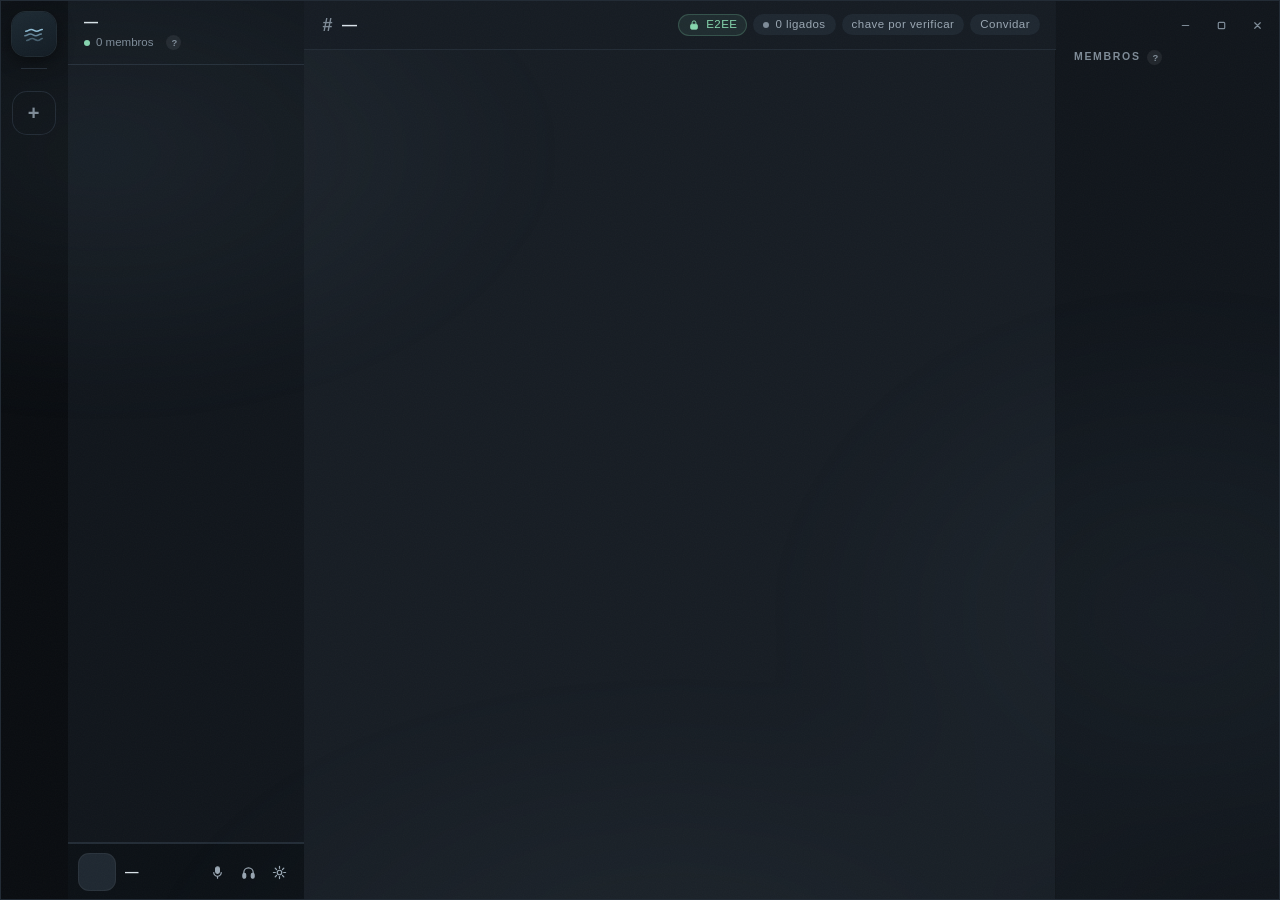
<file: apps/desktop/ui/index.html>
<!doctype html>
<meta charset="utf-8">
<title>Bruma</title>
<link rel="stylesheet" href="app.css">

<div class="moldura" aria-hidden="true"></div>

<!-- Os botões da janela vivem FORA do .app de propósito: a .topbar tem
     backdrop-filter, e um backdrop-filter cria um bloco de contenção novo —
     lá dentro, o `position: fixed` passava a ser relativo à barra do canal e os
     botões iam parar ao meio da janela, por cima do "Convidar". -->
  <div class="janela__botoes">
    <button class="janela__bt" data-janela="minimizar" title="Minimizar" aria-label="Minimizar">
      <svg viewBox="0 0 12 12" width="11" height="11"><path d="M2.5 6h7"/></svg>
    </button>
    <button class="janela__bt" data-janela="maximizar" title="Maximizar" aria-label="Maximizar">
      <svg viewBox="0 0 12 12" width="11" height="11"><rect x="2.5" y="2.5" width="7" height="7" rx="1"/></svg>
    </button>
    <button class="janela__bt janela__bt--fechar" data-janela="fechar" title="Fechar" aria-label="Fechar">
      <svg viewBox="0 0 12 12" width="11" height="11"><path d="M3 3l6 6M9 3l-6 6"/></svg>
    </button>
  </div>


<div class="app">
  <div class="fog" aria-hidden="true"></div>
  <div class="grain" aria-hidden="true"></div>

  <nav class="rail">
    <button class="rail__mark" id="btn-privado" data-tip="Mensagens privadas" title="Mensagens privadas">
      <svg viewBox="0 0 24 24" width="22" height="22" aria-hidden="true">
        <path d="M3 9c3 0 3-2 6-2s3 2 6 2 3-2 6-2" />
        <path d="M2 14c3 0 3-2 6-2s3 2 6 2 3-2 6-2" opacity=".65" />
        <path d="M4 19c3 0 3-2 6-2s3 2 6 2 3-2 5-2" opacity=".4" />
      </svg>
    </button>
    <div class="rail__sep"></div>
    <div id="rail-servidores"></div>
    <button class="rail__pill rail__pill--add" id="btn-novo" data-tip="Criar servidor ou entrar com um convite">+</button>
  </nav>

  <aside class="sidebar">
    <header class="sidebar__head">
      <span class="sidebar__name" id="nome-servidor">—</span>
      <span class="sidebar__peers">
        <i class="dot"></i><span id="contagem-membros">0 membros</span>
        <button class="porque" data-explica="historico" aria-label="Porque é que isto importa">?</button>
      </span>
    </header>

    <div class="sidebar__scroll" id="lista-canais"></div>

    <div class="rodape">
      <!-- 1 · o que tens aberto -->
      <div class="jogo" id="jogo" hidden>
        <span class="jogo__marca" id="jogo-marca"></span>
        <div class="jogo__txt">
          <b id="jogo-nome">—</b>
          <i id="jogo-estado">Não estás a transmitir</i>
        </div>
        <button class="ico ico--jogo" id="btn-jogo" title="Transmitir esta janela">
          <svg viewBox="0 0 18 18" width="17" height="17">
            <rect x="1.5" y="3" width="15" height="10" rx="1.6" fill="none"/>
            <path d="M6.5 16h5" fill="none"/>
            <path d="M6.2 8.6h4.4M8.9 6.6l2.2 2-2.2 2" fill="none"/>
          </svg>
        </button>
      </div>

      <!-- 2 · voz ligada -->
      <div class="ligacao" id="ligacao" hidden>
        <div class="ligacao__cima">
          <span class="ligacao__sinal" id="ligacao-sinal">
            <svg viewBox="0 0 18 18" width="16" height="16">
              <path d="M2.6 11.2a9 9 0 0 1 12.8 0" fill="none"/>
              <path d="M5.2 13.4a5.4 5.4 0 0 1 7.6 0" fill="none"/>
              <circle cx="9" cy="15.4" r="1.2"/>
            </svg>
          </span>
          <div class="ligacao__txt">
            <b id="ligacao-estado">Voz conectada</b>
            <i id="ligacao-onde">—</i>
          </div>
          <button class="ico" id="btn-ruido" title="Supressão de ruído">
            <svg viewBox="0 0 18 18" width="16" height="16">
              <path d="M3 7v4M6 4.5v9M9 6v6M12 3.5v11M15 7v4" fill="none" stroke-linecap="round"/>
            </svg>
          </button>
          <button class="ico ico--sair" id="btn-desligar" title="Sair do canal de voz">
            <svg viewBox="0 0 18 18" width="16" height="16">
              <path d="M2.4 8.2c4-3 9.2-3 13.2 0l-1.4 2.4-3-.8-.5-2.1a8.6 8.6 0 0 0-3.4 0l-.5 2.1-3 .8z" fill="none"/>
              <path d="M3 15L15 3" fill="none" stroke-linecap="round"/>
            </svg>
          </button>
        </div>
        <div class="ligacao__botoes">
          <button class="ico2" id="btn-camara" title="Câmara">
            <svg viewBox="0 0 20 20" width="18" height="18">
              <rect x="2" y="5.5" width="11" height="9" rx="2" fill="none"/>
              <path d="M13 9l4.5-2.6v7.2L13 11z" fill="none"/>
            </svg>
          </button>
          <button class="ico2" id="btn-partilhar" title="Partilhar ecrã">
            <svg viewBox="0 0 20 20" width="18" height="18">
              <rect x="2" y="3.5" width="16" height="11" rx="1.8" fill="none"/>
              <path d="M7 17.5h6" fill="none" stroke-linecap="round"/>
              <path d="M7 9h5M10 6.8 12.2 9 10 11.2" fill="none" stroke-linecap="round" stroke-linejoin="round"/>
            </svg>
          </button>
        </div>
      </div>

      <!-- 3 · eu -->
      <div class="me" data-explica="identidade">
        <span class="ident ident--lg" id="meu-avatar"></span>
        <div class="me__id">
          <span class="me__name" id="meu-nome">—</span>
          <span class="me__key" id="minha-chave" title="A tua chave pública é o teu ID"></span>
        </div>
        <div class="me__actions">
          <button class="ico" id="btn-mic" title="Microfone">
            <svg viewBox="0 0 16 16" width="15" height="15">
              <rect x="6" y="2" width="4" height="7" rx="2"/>
              <path d="M4 8a4 4 0 0 0 8 0M8 12v2" fill="none"/>
            </svg>
          </button>
          <button class="ico" id="btn-surdo" title="Silenciar tudo">
            <svg viewBox="0 0 16 16" width="15" height="15">
              <path d="M3 10V8a5 5 0 0 1 10 0v2" fill="none"/>
              <rect x="2" y="9" width="3" height="5" rx="1.4"/>
              <rect x="11" y="9" width="3" height="5" rx="1.4"/>
            </svg>
          </button>
          <button class="ico" id="btn-perfil" title="Definições">
            <svg viewBox="0 0 16 16" width="15" height="15">
              <circle cx="8" cy="8" r="2.4" fill="none"/>
              <path d="M8 1.5v2M8 12.5v2M1.5 8h2M12.5 8h2M3.4 3.4l1.4 1.4M11.2 11.2l1.4 1.4M12.6 3.4l-1.4 1.4M4.8 11.2l-1.4 1.4" fill="none"/>
            </svg>
          </button>
        </div>
      </div>
    </div>

  </aside>

  <main class="chat">
    <header class="topbar">
      <div class="topbar__title"><span class="chan__glyph" id="glifo-canal">#</span><span id="nome-canal">—</span></div>
      <div class="topbar__spacer"></div>
      <div class="transport">
        <span class="chip chip--ok" data-explica="e2ee" role="button" tabindex="0">
          <svg viewBox="0 0 16 16" width="12" height="12"><rect x="3.5" y="7" width="9" height="6.5" rx="1.6"/><path d="M5.5 7V5a2.5 2.5 0 0 1 5 0v2" fill="none"/></svg>
          E2EE
        </span>
        <span class="chip" id="chip-peers" data-explica="caminho" role="button" tabindex="0">
          <i class="dot"></i><span id="rotulo-peers">0 ligados</span>
        </span>
        <span class="chip" id="chip-verificado" role="button" tabindex="0" title="Verificar a chave desta pessoa" hidden>
          <span id="rotulo-verificado">chave por verificar</span>
        </span>
        <button class="chip chip--btn" id="btn-convite" title="Criar um convite para este servidor">Convidar</button>
      </div>
    </header>

    <section class="stream" id="stream"></section>

    <!-- vista de voz -->
    <section class="voz" id="vista-voz" hidden>
      <div class="voz__grelha" id="voz-grelha"></div>
      <div class="voz__nota" id="voz-nota"></div>
    </section>

    <footer class="composer" id="composer" hidden>
      <button class="composer__fim" id="ir-ao-fim" type="button" hidden>↓ ir para o fim</button>
      <div class="composer__box">
        <textarea id="entrada" placeholder="Mensagem" rows="1" autocomplete="off"></textarea>
        <span class="composer__conta" id="conta-texto"></span>
        <span class="composer__lock" title="Cifrado ponta a ponta">
          <svg viewBox="0 0 16 16" width="13" height="13"><rect x="3.5" y="7" width="9" height="6.5" rx="1.6"/><path d="M5.5 7V5a2.5 2.5 0 0 1 5 0v2" fill="none"/></svg>
        </span>
      </div>
      <div class="composer__erro" id="composer-erro" role="status"></div>
      <div class="composer__note" id="composer-nota">as mensagens ficam no teu computador — não há servidor onde elas se acumulem</div>
    </footer>
  </main>

  <aside class="members">
    <div class="members__topo">
      <div id="na-chamada" hidden></div>
      <div id="bloco-membros">
        <div class="members__label">Membros<button class="porque" data-explica="expulsar" aria-label="O que garante uma expulsão">?</button></div>
        <div id="lista-membros"></div>
      </div>
    </div>

    <!-- chat da sala de voz: so existe enquanto estiveres na sala -->
    <section class="salachat" id="sala-chat" hidden>
      <div class="members__label">
        <span id="sala-chat-nome">Chat da sala</span>
        <button class="porque" data-explica="chat-voz" aria-label="Quem vê este chat">?</button>
      </div>
      <div class="salachat__fluxo" id="sala-fluxo"></div>
      <input class="salachat__entrada" id="sala-entrada" placeholder="Mensagem para a sala" autocomplete="off">
      <div class="composer__erro" id="sala-erro" role="status"></div>
    </section>
  </aside>

  <!-- atualizacao: aparece so quando ha mesmo uma, e nunca instala sem se dizer -->
  <div class="faixa" id="faixa-update" hidden>
    <span id="texto-update"></span>
    <button class="btn btn--primary" id="btn-update">Atualizar e reiniciar</button>
    <button class="btn" id="adiar-update">Agora não</button>
  </div>
  <!-- a primeira vez que se fecha pelo X: a app fica na bandeja, e diz-se (#100) -->
  <div class="faixa" id="faixa-bandeja" hidden>
    <span>O Bruma vai ficar na bandeja, a receber mensagens. Para sair de vez: clique direito no ícone, «Sair mesmo».</span>
    <button class="btn btn--primary" id="entendi-bandeja">Entendi</button>
    <button class="btn" id="sair-mesmo">Sair mesmo</button>
  </div>

  <!-- menu de contexto proprio: o do browser nao pertence a uma app -->
  <!-- O audio da chamada vive AQUI, fora da grelha.
       Se vivesse dentro dos paineis, carregar em "Assistir" — que substitui a grelha
       por um painel so — arrancava os <audio> dos outros e a pessoa deixava de ouvir
       toda a gente no momento em que comecava a ver alguem. -->
  <div id="audios" hidden></div>

  <div class="menu" id="menu" hidden></div>

  <div class="explica" id="explica" hidden>
    <div class="explica__titulo" id="explica-titulo"></div>
    <div class="explica__corpo" id="explica-corpo"></div>
  </div>
</div>

<!-- primeira vez: escolher um nome. Não há registo, não há conta. -->
<div class="veu" id="veu-bemvindo" hidden>
  <div class="caixa">
    <h2>Bem-vindo ao Bruma</h2>
    <p>
      Não há conta, não há e-mail, não há palavra-passe. A tua identidade já foi criada neste
      computador e é uma chave — ninguém a registou em lado nenhum.
    </p>
    <label for="in-nome">Como queres aparecer para os outros</label>
    <input id="in-nome" placeholder="o teu nome" maxlength="32" autocomplete="off">
    <div class="caixa__erro" id="erro-nome"></div>
    <div class="caixa__acoes">
      <button class="btn btn--primary" id="ok-nome">Continuar</button>
    </div>
  </div>
</div>

<div class="veu" id="veu-novo" hidden>
  <div class="caixa">
    <h2>Novo servidor</h2>
    <p>Cria um servidor teu, ou entra num com um convite que te tenham dado.</p>
    <label for="in-servidor">Criar um servidor</label>
    <input id="in-servidor" placeholder="nome do servidor" maxlength="40" autocomplete="off">
    <div class="caixa__acoes" style="margin-bottom:20px">
      <button class="btn btn--primary" id="ok-servidor">Criar</button>
    </div>
    <label for="in-convite">Ou entrar com um convite</label>
    <textarea id="in-convite" placeholder="cola aqui o código que te enviaram"></textarea>
    <div class="caixa__erro" id="erro-novo"></div>
    <div class="caixa__acoes">
      <button class="btn" id="fechar-novo">Cancelar</button>
      <button class="btn btn--primary" id="ok-convite">Entrar</button>
    </div>
  </div>
</div>

<div class="veu" id="veu-verificar" hidden>
  <div class="caixa caixa--verificar">
    <h2>Verificar uma chave</h2>
    <div class="verificar__quem"><span class="ident ident--lg" id="verificar-avatar"></span><span id="verificar-nome"></span></div>
    <p>Lê-lhe estas <b>6 palavras</b> em voz alta — ao telefone, numa chamada, ao vivo. Do lado dele aparecem as mesmas 6. Se baterem certo, a chave é dele.</p>
    <div class="verificar__palavras" id="verificar-palavras"></div>
    <p class="nota">Isto <b>não é a tua semente</b>: são 6 palavras, não 24, e podes dizê-las a quem quiseres. Não abrem nada — só provam que as duas chaves são as que julgas.</p>
    <label for="in-verificar-nome" id="verificar-rotulo-nome" hidden>Como lhe chamas</label>
    <input id="in-verificar-nome" placeholder="nome" maxlength="40" autocomplete="off" hidden>
    <div class="caixa__erro" id="erro-verificar"></div>
    <div class="caixa__acoes">
      <button class="btn" id="fechar-verificar">Fechar</button>
      <button class="btn btn--primary" id="ok-verificar">Li-lhe as palavras e batem certo</button>
    </div>
  </div>
</div>

<div class="veu" id="veu-canal" hidden>
  <div class="caixa">
    <h2>Novo canal</h2>
    <label for="in-canal">Nome</label>
    <input id="in-canal" placeholder="ex.: geral" maxlength="32" autocomplete="off">
    <label for="in-tipo">Tipo</label>
    <select id="in-tipo">
      <option value="texto">Texto</option>
      <option value="voz">Voz</option>
    </select>
    <div class="caixa__erro" id="erro-canal"></div>
    <div class="caixa__acoes">
      <button class="btn" id="fechar-canal">Cancelar</button>
      <button class="btn btn--primary" id="ok-canal">Criar</button>
    </div>
  </div>
</div>

<div class="veu" id="veu-remover" hidden>
  <div class="caixa">
    <h2 id="remover-titulo">Tirar</h2>
    <p id="remover-texto"></p>
    <div class="caixa__erro" id="erro-remover"></div>
    <div class="caixa__acoes">
      <button class="btn" id="fechar-remover">Cancelar</button>
      <button class="btn btn--perigo" id="ok-remover">Confirmar</button>
    </div>
  </div>
</div>

<div class="veu" id="veu-convite" hidden>
  <div class="caixa">
    <h2>Convite</h2>
    <div class="aviso">
      <b>Este código é um segredo.</b> Quem o tiver entra no servidor e consegue ler tudo o que lá
      for escrito a partir daí. Manda-o por um canal privado, não o publiques.
    </div>
    <textarea id="out-convite" readonly></textarea>
    <div class="caixa__acoes">
      <span class="copiado" id="copiado"></span>
      <button class="btn" id="fechar-convite">Fechar</button>
      <button class="btn btn--primary" id="copiar-convite">Copiar</button>
    </div>
  </div>
</div>

<div class="veu" id="veu-fontes" hidden>
  <div class="caixa caixa--fontes">
    <h2>O que queres transmitir?</h2>
    <div class="abas" id="abas-fontes">
      <button class="aba is-activa" data-aba="janela">Janelas</button>
      <button class="aba" data-aba="ecra">Ecrãs</button>
    </div>
    <div class="fontes" id="lista-fontes"><p class="fontes__espera">a olhar para as janelas…</p></div>
    <p class="fontes__nota" id="nota-fontes" hidden></p>

    <!-- o menu do modo de transmissão, ancorado à engrenagem -->
    <div class="menu-trans" id="menu-transmissao" hidden>
      <div class="menu-trans__titulo">Modo de transmissão</div>

      <button class="menu-trans__linha" data-modo="jogos">
        <span class="menu-trans__texto"><b>Jogos</b><i>vídeo mais fluido — 1440p, 60 ips</i></span>
        <span class="radio"></span>
      </button>
      <button class="menu-trans__linha" data-modo="texto">
        <span class="menu-trans__texto"><b>Partilha de texto</b><i>texto mais nítido — nativa, 15 ips</i></span>
        <span class="radio"></span>
      </button>
      <button class="menu-trans__linha" data-modo="pers">
        <span class="menu-trans__texto"><b>Personalizada</b><i id="desc-pers">1080p, 60 ips</i></span>
        <span class="radio"></span>
      </button>

      <div class="menu-trans__sep"></div>

      <button class="menu-trans__linha" data-abre="altura">
        <span class="menu-trans__texto"><b>Resolução</b></span>
        <span class="menu-trans__valor" id="valor-altura">1080p</span><span class="seta">›</span>
      </button>
      <div class="menu-trans__sub" id="sub-altura" hidden></div>

      <button class="menu-trans__linha" data-abre="fps">
        <span class="menu-trans__texto"><b>Imagens por segundo</b></span>
        <span class="menu-trans__valor" id="valor-fps">60</span><span class="seta">›</span>
      </button>
      <div class="menu-trans__sub" id="sub-fps" hidden></div>

      <div class="menu-trans__sep"></div>

      <button class="menu-trans__linha" id="linha-som">
        <span class="menu-trans__texto"><b>Silenciar áudio da transmissão</b><i id="desc-som">o som das colunas segue com a imagem</i></span>
        <input type="checkbox" id="mudo-transmissao" tabindex="-1">
      </button>

      <button class="menu-trans__linha" data-abre="debito">
        <span class="menu-trans__texto"><b>Avançado</b><i>quanto upload gastar</i></span>
        <span class="menu-trans__valor" id="valor-debito">auto</span><span class="seta">›</span>
      </button>
      <div class="menu-trans__sub" id="sub-debito" hidden></div>
    </div>

    <p class="aviso-versao" id="aviso-versao" hidden></p>

    <div class="caixa__acoes caixa__acoes--fontes">
      <span class="qualidade__resumo" id="resumo-qualidade">1080p · 60 ips</span>
      <span class="caixa__vao"></span>
      <button class="btn btn--ico" id="btn-qualidade" title="Qualidade da transmissão" aria-label="Qualidade da transmissão">
        <svg viewBox="0 0 16 16" width="15" height="15">
          <circle cx="8" cy="8" r="2.4" fill="none"/>
          <path d="M8 1.5v2M8 12.5v2M1.5 8h2M12.5 8h2M3.4 3.4l1.4 1.4M11.2 11.2l1.4 1.4M12.6 3.4l-1.4 1.4M4.8 11.2l-1.4 1.4" fill="none"/>
        </svg>
      </button>
      <button class="btn" id="fechar-fontes">Cancelar</button>
    </div>
  </div>
</div>

<div class="veu" id="veu-rede" hidden>
  <div class="caixa">
    <h2>Como isto se liga</h2>
    <p>
      Tudo — mensagens, voz e ecrã — vai pela mesma ligação, que se abre entre os dois
      computadores diretamente. <b>Não há nada para configurar aqui.</b>
    </p>
    <div class="aviso">
      Houve. A voz precisava de um servidor <code>STUN</code> ou <code>TURN</code>, colado
      à mão nas duas máquinas, ou não ligava fora da rede local. Deixou de precisar: passou
      a ir pelo mesmo caminho das mensagens, que atravessa routers sozinho.
    </div>
    <p class="nota">
      Quando não consegue furar o router, a ligação passa por um relay em vez de falhar —
      fica mais lenta, e a barra da chamada diz "por relay" para não ser um mistério.
      Quem reencaminha move bytes cifrados que não consegue ler.
    </p>
    <div class="members__label">Ligações neste momento</div>
    <div id="diag-rede" class="diag">—</div>
    <div class="caixa__acoes">
      <button class="btn btn--primary" id="fechar-rede">Fechar</button>
    </div>
  </div>
</div>

<!-- ========================================================================
     Definições. Ecrã inteiro, com a barra lateral à esquerda.

     Cinco das secções não têm nada por trás — e dizem-no, em vez de mostrarem
     um painel vazio ou controlos que não fazem nada. Uma definição que não faz
     o que diz é pior do que uma definição que não existe.
     ===================================================================== -->
<div class="defs" id="defs" hidden>
 <div class="defs__caixa" id="defs-caixa">
  <aside class="defs__lado">
   <div class="defs__lado-int">
    <div class="defs__eu">
      <span class="ident ident--lg" id="defs-avatar"></span>
      <div class="defs__eu-txt">
        <b id="defs-nome">—</b>
        <button class="defs__editar" id="defs-editar">Editar perfil ✏️</button>
      </div>
    </div>

    <div class="defs__busca">
      <svg viewBox="0 0 16 16" width="13" height="13" aria-hidden="true">
        <circle cx="7" cy="7" r="4.4" fill="none"/><path d="M10.4 10.4 14 14" fill="none"/>
      </svg>
      <input id="defs-buscar" placeholder="Buscar" autocomplete="off">
    </div>

    <nav class="defs__menu" id="defs-menu"></nav>
   </div>
  </aside>

  <section class="defs__conteudo" id="defs-conteudo">
    <button class="defs__fechar" id="defs-fechar" title="Fechar (Esc)" aria-label="Fechar">
      <svg viewBox="0 0 20 20" width="16" height="16"><path d="M5 5l10 10M15 5 5 15" fill="none" stroke-linecap="round"/></svg>
    </button>
    <div class="defs__painel" id="defs-painel"></div>
  </section>
 </div>
</div>

<script src="app.js"></script>
</file>
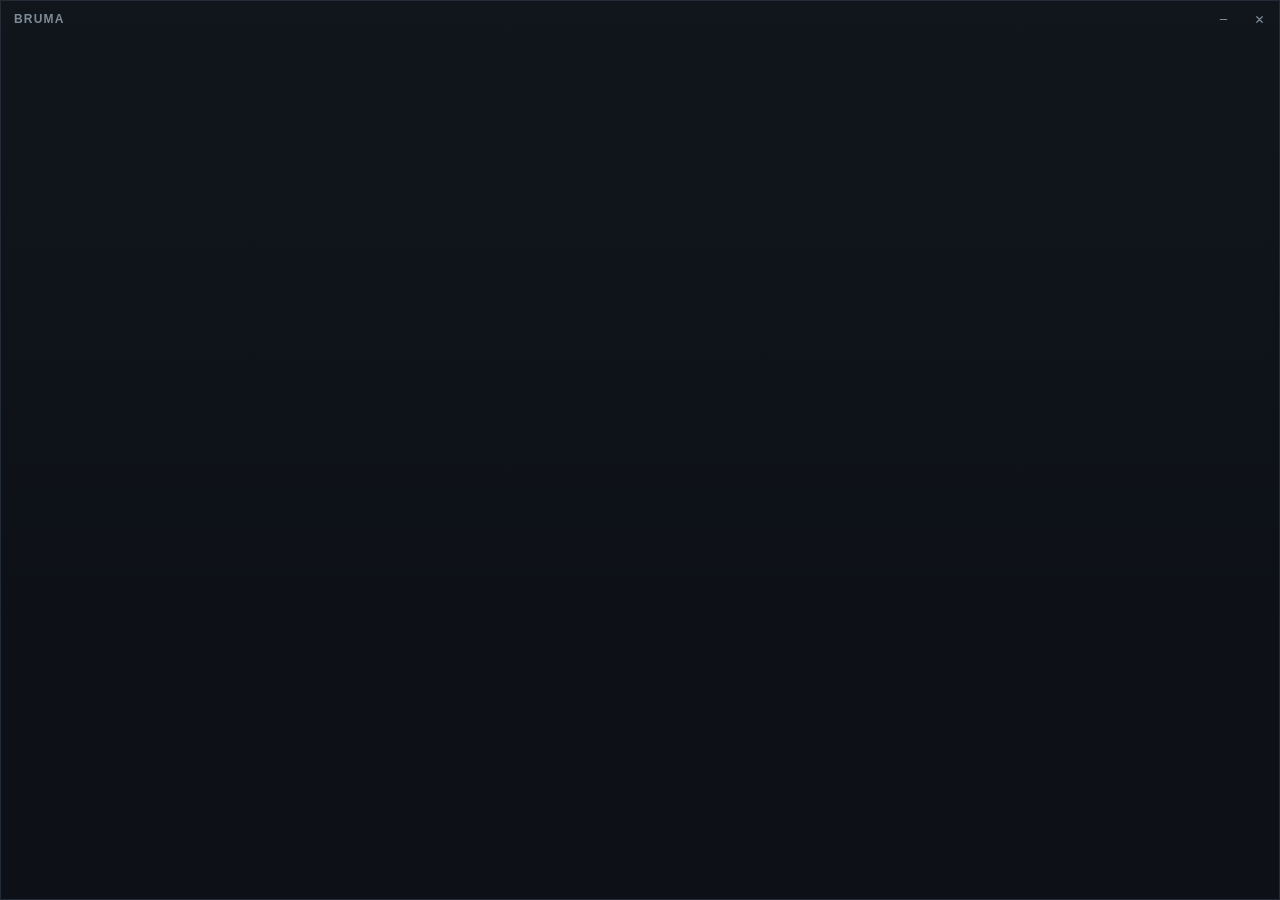
<file: apps/instalador/ui/index.html>
<!doctype html>
<html lang="pt">
<head>
<meta charset="utf-8">
<title>Bruma</title>
<style>
  /* A mesma pele da app: paleta, fonte e formas do app.css do Bruma. O instalador é a
     primeira coisa que uma pessoa vê — tem de ser inconfundivelmente a mesma coisa. */
  :root {
    --bg: #0d1117; --sidebar: #11161c; --raise: #1f2831; --line: #232c36;
    --mist: #8fbcd4; --mint: #86d6ae; --text: #dae3ea; --dim: #7e8b97;
    --erro: #e08484;
    --ui: "Bahnschrift", "Segoe UI", sans-serif;
    --body: "Corbel", "Segoe UI", sans-serif;
    --r: 8px;
  }
  * { margin: 0; padding: 0; box-sizing: border-box; }
  html, body { height: 100%; }
  body {
    background: linear-gradient(180deg, var(--sidebar), var(--bg) 70%);
    color: var(--text); font: 400 14px/1.5 var(--body);
    display: flex; align-items: center; justify-content: center;
    user-select: none; overflow: hidden;
    border: 1px solid var(--line);   /* sem moldura do sistema, o contorno é nosso */
  }

  /* --- a barra da janela --- */
  .barra-instalador {
    position: fixed; top: 0; left: 0; right: 0; height: 38px; z-index: 100;
    display: flex; align-items: center; justify-content: space-between;
    padding-left: 14px;
  }
  .barra-instalador__nome {
    font: 600 12px/1 var(--ui); letter-spacing: .1em; text-transform: uppercase;
    color: var(--dim);
  }
  .janela__botoes { display: flex; align-items: center; gap: 2px; padding-right: 4px; }
  .janela__bt {
    width: 34px; height: 28px; display: grid; place-items: center;
    border: 0; background: transparent; border-radius: 6px;
    color: var(--dim); cursor: pointer;
  }
  .janela__bt svg { stroke: currentColor; stroke-width: 1.3; fill: none; stroke-linecap: round; }
  .janela__bt:hover { background: rgba(255, 255, 255, .07); color: var(--text); }
  .janela__bt--fechar:hover { background: #b4404a; color: #fff; }
  .ecra { width: 100%; max-width: 430px; padding: 26px 34px; text-align: center; }
  .ecra[hidden] { display: none; }

  .marca { width: 76px; height: 76px; border-radius: 19px; margin: 4px auto 14px; }
  h1 { font: 600 30px/1.2 var(--ui); letter-spacing: .02em; }
  .versao { color: var(--dim); font: 400 12px/1.4 var(--ui); margin-top: 2px; }
  .tag { color: var(--dim); margin: 12px 0 22px; }
  .tag b { color: var(--mist); font-weight: 500; }

  .btn {
    font: 500 14px/1 var(--ui); color: var(--text);
    background: var(--raise); border: 1px solid var(--line); border-radius: var(--r);
    padding: 11px 22px; cursor: pointer; margin: 4px;
  }
  .btn:hover { border-color: var(--mist); }
  .btn--primaria { background: var(--mist); color: #0d1117; border-color: var(--mist); font-weight: 600; }
  .btn--primaria:hover { filter: brightness(1.08); }
  .btn:disabled { opacity: .5; cursor: default; }

  .detalhes { margin-top: 18px; font-size: 12.5px; color: var(--dim); }
  .detalhes summary { cursor: pointer; outline: none; }
  .detalhes[open] { background: var(--sidebar); border: 1px solid var(--line); border-radius: var(--r); padding: 12px; }
  .campo { display: flex; flex-direction: column; gap: 4px; text-align: left; margin-top: 10px; }
  .campo input[type=text] {
    background: var(--raise); border: 1px solid var(--line); border-radius: 6px;
    color: var(--text); font: 400 12.5px/1 var(--body); padding: 8px 10px;
  }
  .campo input[type=text]:focus { outline: none; border-color: var(--mist); }
  .caixa { display: flex; gap: 8px; align-items: flex-start; text-align: left; margin-top: 12px; color: var(--dim); }
  .caixa input { margin-top: 3px; accent-color: var(--mist); }

  .passos { list-style: none; text-align: left; margin: 18px auto 8px; max-width: 300px; min-height: 132px; }
  .passos li { color: var(--dim); padding: 4px 0; }
  .passos li::before { content: "· "; color: var(--line); }
  .passos li.feito { color: var(--text); }
  .passos li.feito::before { content: "✓ "; color: var(--mint); }
  .passos li.agora::before { content: "… "; color: var(--mist); }

  .aviso {
    background: rgba(224, 132, 132, .08); border: 1px solid rgba(224, 132, 132, .35);
    border-radius: var(--r); padding: 10px 12px; margin-top: 10px;
    color: var(--erro); font-size: 12.5px; text-align: left;
  }
  .erro { color: var(--erro); margin-top: 12px; min-height: 1.4em; font-size: 13px; }
  .nota { color: var(--dim); font-size: 12px; margin-top: 14px; }
</style>
</head>
<body>

  <!-- A barra é da app, não do Windows: mesma paleta, mesmos botões da janela principal.
       Um instalador com moldura do sistema por cima de uma janela desenhada por nós ficava
       com duas linguagens visuais empilhadas. -->
  <div class="barra-instalador">
    <span class="barra-instalador__nome">Bruma</span>
    <div class="janela__botoes">
      <button class="janela__bt" data-janela="minimizar" title="Minimizar" aria-label="Minimizar">
        <svg viewBox="0 0 12 12" width="11" height="11"><path d="M2.5 6h7"/></svg>
      </button>
      <button class="janela__bt janela__bt--fechar" data-janela="fechar" title="Fechar" aria-label="Fechar">
        <svg viewBox="0 0 12 12" width="11" height="11"><path d="M3 3l6 6M9 3l-6 6"/></svg>
      </button>
    </div>
  </div>

  <!-- instalar -->
  <section class="ecra" id="ecra-instalar" hidden>
    <canvas class="marca" id="marca-1" width="152" height="152"></canvas>
    <h1>Bruma</h1>
    <div class="versao" id="versao"></div>
    <p class="tag"><b>sem conta</b> · <b>sem servidor</b> · só as pessoas</p>
    <button class="btn btn--primaria" id="btn-instalar">Instalar</button>
    <details class="detalhes">
      <summary>Opções</summary>
      <label class="campo">Pasta de instalação
        <input type="text" id="in-dir">
      </label>
      <label class="caixa"><input type="checkbox" id="in-atalho" checked>
        <span>Criar atalho na área de trabalho</span></label>
    </details>
    <div class="erro" id="erro-instalar"></div>
  </section>

  <!-- progresso -->
  <section class="ecra" id="ecra-progresso" hidden>
    <canvas class="marca" id="marca-2" width="152" height="152"></canvas>
    <h1>Bruma</h1>
    <ul class="passos" id="passos"></ul>
  </section>

  <!-- fim -->
  <section class="ecra" id="ecra-fim" hidden>
    <canvas class="marca" id="marca-3" width="152" height="152"></canvas>
    <h1>Instalado.</h1>
    <p class="tag">A tua identidade nasce no primeiro arranque — neste computador, e em mais lado nenhum.</p>
    <!-- Um atalho que não se criou não desfaz a instalação, mas tem de se ver: instalámos, e
         a pessoa precisa de saber por onde abrir. Vazio e escondido quando corre tudo bem. -->
    <p class="tag" id="avisos-fim" hidden></p>
    <button class="btn btn--primaria" id="btn-abrir">Abrir o Bruma</button>
    <button class="btn" id="btn-fechar">Fechar</button>
  </section>

  <!-- desinstalar -->
  <section class="ecra" id="ecra-desinstalar" hidden>
    <canvas class="marca" id="marca-4" width="152" height="152"></canvas>
    <h1>Desinstalar</h1>
    <p class="tag">O Bruma sai deste computador.</p>
    <label class="caixa"><input type="checkbox" id="in-apagar">
      <span>Apagar também a identidade e as mensagens</span></label>
    <div class="aviso" id="aviso-dados" hidden>
      No Bruma não há conta nem servidor: a identidade vive só neste computador.
      Apagá-la é perdê-la <b>para sempre</b> — ninguém ta consegue devolver, nem quem fez a app.
    </div>
    <div style="margin-top:16px">
      <button class="btn btn--primaria" id="btn-desinstalar">Desinstalar</button>
      <button class="btn" id="btn-cancelar">Cancelar</button>
    </div>
    <div class="erro" id="erro-desinstalar"></div>
  </section>

  <!-- desinstalado -->
  <section class="ecra" id="ecra-adeus" hidden>
    <canvas class="marca" id="marca-5" width="152" height="152"></canvas>
    <h1>Desinstalado.</h1>
    <p class="tag" id="texto-adeus">Os teus dados ficaram — se voltares, a tua identidade está à espera.</p>
    <!-- «Não encontrei identidade nenhuma» vai para aqui, com a lista de onde se procurou. -->
    <p class="tag" id="avisos-adeus" hidden></p>
    <button class="btn" id="btn-adeus">Fechar</button>
  </section>

<script>
const { invoke } = window.__TAURI__.core;
const janelaTauri = window.__TAURI__.window.getCurrentWindow();

/* O `-webkit-app-region: drag` não funciona na WebView2: o arrasto pede-se ao Tauri. */
document.addEventListener('mousedown', ev => {
  if (ev.button !== 0) return;
  if (!ev.target.closest('.barra-instalador')) return;
  if (ev.target.closest('button')) return;
  janelaTauri.startDragging();
});
document.addEventListener('click', ev => {
  const bt = ev.target.closest('[data-janela]');
  if (!bt) return;
  if (bt.dataset.janela === 'minimizar') janelaTauri.minimize();
  else janelaTauri.close();
});
const { listen } = window.__TAURI__.event;
const $ = s => document.querySelector(s);

/* O identicon da palavra "bruma" — o marcaDaChave() do app.js, portado para canvas.
   A marca do instalador é literalmente a que a app daria. */
function desenharMarca(canvas, chave) {
  let h = 2166136261;
  for (const c of chave) { h ^= c.charCodeAt(0); h = Math.imul(h, 16777619); }
  let s = h >>> 0;
  const rnd = () => (s = (s * 1664525 + 1013904223) >>> 0) / 4294967296;
  const hue = 150 + Math.floor(rnd() * 130);
  const ctx = canvas.getContext('2d');
  const cel = canvas.width / 5.8, m = cel * 0.4;
  ctx.fillStyle = `hsl(${hue} 24% 16%)`;
  ctx.fillRect(0, 0, canvas.width, canvas.height);
  ctx.fillStyle = `hsl(${hue} 42% 62%)`;
  for (let y = 0; y < 5; y++) for (let x = 0; x < 3; x++) {
    if (rnd() > 0.48) {
      ctx.fillRect(m + x * cel, m + y * cel, cel + .5, cel + .5);
      if (x < 2) ctx.fillRect(m + (4 - x) * cel, m + y * cel, cel + .5, cel + .5);
    }
  }
}
document.querySelectorAll('canvas.marca').forEach(c => desenharMarca(c, 'bruma'));

const mostrar = id => {
  document.querySelectorAll('.ecra').forEach(e => { e.hidden = true; });
  $('#' + id).hidden = false;
};

const PASSOS = [
  'a fechar o Bruma, se estiver aberto',
  'a instalar a aplicação',
  'a criar os atalhos',
  'a registar a instalação',
  'pronto',
];

let info = null;

(async () => {
  info = await invoke('info');
  $('#versao').textContent = 'versão ' + info.versao + (info.ja_instalado ? ' · vai substituir a instalada' : '');
  $('#in-dir').value = info.dir;
  mostrar(info.modo === 'desinstalar' ? 'ecra-desinstalar' : 'ecra-instalar');
})();

/* --- instalar -------------------------------------------------------------- */

listen('passo', ev => {
  const lista = $('#passos');
  for (const li of lista.children) li.classList.remove('agora');
  const i = PASSOS.indexOf(ev.payload);
  for (let k = 0; k < lista.children.length; k++) lista.children[k].classList.add('feito');
  if (i >= 0 && ev.payload !== 'pronto') {
    const li = document.createElement('li');
    li.textContent = ev.payload;
    li.classList.add('agora');
    lista.append(li);
  }
});

$('#btn-instalar').onclick = async () => {
  $('#erro-instalar').textContent = '';
  const dir = $('#in-dir').value.trim();
  if (!dir) { $('#erro-instalar').textContent = 'escolhe uma pasta'; return; }
  $('#passos').textContent = '';
  mostrar('ecra-progresso');
  try {
    const r = await invoke('correr_instalacao', { dir, atalho: $('#in-atalho').checked });
    // Instalou, mas alguma conveniência falhou (hoje: o atalho). Não é erro — o ecrã de fim é
    // o certo —, mas dizer-se-lhe onde é que ficou a faltar alguma coisa é o mínimo.
    const av = $('#avisos-fim');
    if (r && r.avisos && r.avisos.length) {
      av.textContent = r.avisos.join(' · ');
      av.hidden = false;
    } else {
      av.hidden = true;
    }
    mostrar('ecra-fim');
  } catch (e) {
    mostrar('ecra-instalar');
    $('#erro-instalar').textContent = String(e);
  }
};

$('#btn-abrir').onclick = () => invoke('abrir_e_sair', { dir: $('#in-dir').value.trim() });
$('#btn-fechar').onclick = () => invoke('sair');

/* --- desinstalar ----------------------------------------------------------- */

$('#in-apagar').onchange = ev => { $('#aviso-dados').hidden = !ev.target.checked; };
$('#btn-cancelar').onclick = () => invoke('sair');
$('#btn-adeus').onclick = () => invoke('sair');

/* Medição da própria interface: é o que permite verificar o instalador sem alguém a
   olhar para ele.

   O comando `medir` só existe em debug — na release foi removido, para o nome nem sequer
   estar no binário que as pessoas descarregam. Por isso a primeira chamada é uma SONDA: se
   ela falhar, não há nada a medir e não se mede. Sem isto, a release ficava a atirar
   rejeições que ninguém apanha. */
setTimeout(async () => {
  try {
    await invoke('medir', { linha: `janela=${innerWidth}x${innerHeight}` });
  } catch {
    return;
  }
  const medir = sel => {
    const el = document.querySelector(sel);
    if (!el) return `${sel}: NAO EXISTE`;
    const r = el.getBoundingClientRect();
    const e = getComputedStyle(el);
    return `${sel}: ${Math.round(r.left)},${Math.round(r.top)} ${Math.round(r.width)}x${Math.round(r.height)}`
      + ` vis=${e.visibility} disp=${e.display} op=${e.opacity}`;
  };
  for (const s of ['.barra-instalador', '.barra-instalador__nome', '.janela__botoes',
                   '.janela__bt', '.janela__bt--fechar']) {
    invoke('medir', { linha: medir(s) });
  }
}, 900);

$('#btn-desinstalar').onclick = async () => {
  $('#erro-desinstalar').textContent = '';
  $('#btn-desinstalar').disabled = true;
  const apagou = $('#in-apagar').checked;
  try {
    const r = await invoke('correr_desinstalacao', { dir: info.dir, apagarDados: apagou });
    // SÓ SE DIZ QUE FOI APAGADA SE FOI MESMO APAGADA.
    //
    // Isto dizia «A identidade foi apagada, como pediste» sempre que a caixa estivesse
    // marcada — mesmo quando não se encontrou pasta nenhuma para apagar. Zero encontradas e
    // zero apagadas davam a mesma frase, e a pessoa ficava convencida de que a identidade
    // tinha desaparecido do mundo enquanto ela continuava no disco, noutro sítio.
    const apagadas = (r && r.dados_apagados) || 0;
    if (apagou && apagadas > 0) {
      $('#texto-adeus').textContent = 'A identidade foi apagada, como pediste.';
    }
    const ava = $('#avisos-adeus');
    if (r && r.avisos && r.avisos.length) {
      ava.textContent = r.avisos.join(' · ');
      ava.hidden = false;
    } else {
      ava.hidden = true;
    }
    mostrar('ecra-adeus');
  } catch (e) {
    $('#btn-desinstalar').disabled = false;
    $('#erro-desinstalar').textContent = String(e);
  }
};
</script>
</body>
</html>
</file>
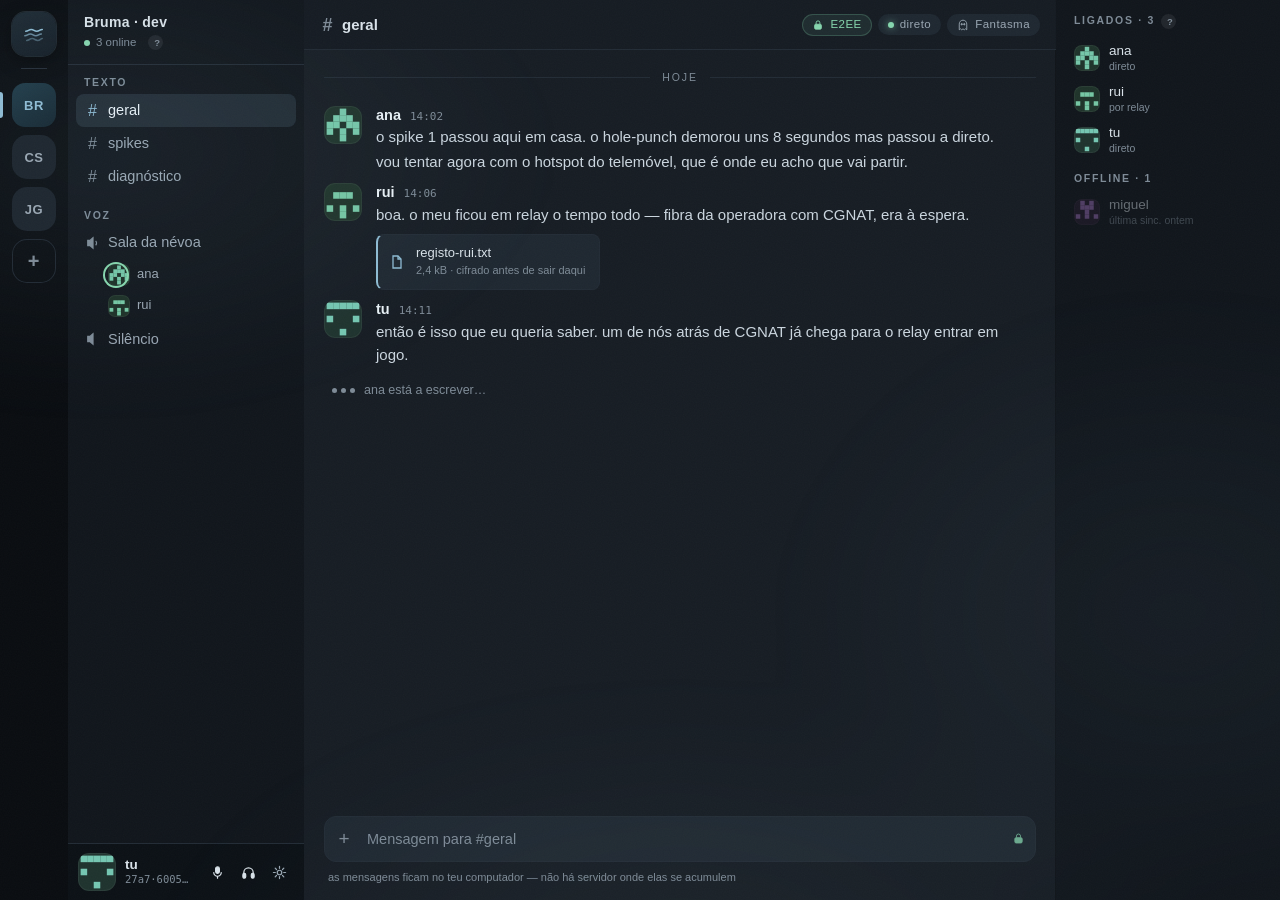
<file: spikes/spike2-screen/ui/index.html>
<!doctype html>
<meta charset="utf-8">
<title>Bruma</title>
<link rel="stylesheet" href="app.css">

<div class="app">
  <!-- névoa: a camada que dá o nome à app -->
  <div class="fog" aria-hidden="true"></div>
  <div class="grain" aria-hidden="true"></div>

  <!-- rail de servidores -->
  <nav class="rail">
    <button class="rail__mark" title="Bruma">
      <svg viewBox="0 0 24 24" width="22" height="22" aria-hidden="true">
        <path d="M3 9c3 0 3-2 6-2s3 2 6 2 3-2 6-2" />
        <path d="M2 14c3 0 3-2 6-2s3 2 6 2 3-2 6-2" opacity=".65" />
        <path d="M4 19c3 0 3-2 6-2s3 2 6 2 3-2 5-2" opacity=".4" />
      </svg>
    </button>
    <div class="rail__sep"></div>
    <button class="rail__pill is-active" data-tip="Bruma · dev">BR</button>
    <button class="rail__pill" data-tip="Casa">CS</button>
    <button class="rail__pill" data-tip="Jogos">JG</button>
    <button class="rail__pill rail__pill--add" data-tip="Entrar com um convite">+</button>
  </nav>

  <!-- canais -->
  <aside class="sidebar">
    <header class="sidebar__head">
      <span class="sidebar__name">Bruma · dev</span>
      <span class="sidebar__peers"><i class="dot"></i>3 online<button class="porque" data-explica="historico" aria-label="Porque é que isto importa">?</button></span>
    </header>

    <div class="sidebar__scroll">
      <div class="group">
        <div class="group__label">Texto</div>
        <button class="chan is-active" data-view="geral"><span class="chan__glyph">#</span>geral</button>
        <button class="chan" data-view="spikes"><span class="chan__glyph">#</span>spikes</button>
        <button class="chan" data-view="diag"><span class="chan__glyph">#</span>diagnóstico</button>
      </div>

      <div class="group">
        <div class="group__label">Voz</div>
        <button class="chan chan--voice" data-view="voz">
          <span class="chan__glyph">
            <svg viewBox="0 0 16 16" width="14" height="14"><path d="M8 2 4.5 5H2v6h2.5L8 14V2z"/><path d="M11 5.5a3.5 3.5 0 0 1 0 5" fill="none"/></svg>
          </span>Sala da névoa
        </button>
        <div class="voice-members">
          <div class="vm is-speaking"><span class="vm__ring"></span><span class="ident" data-key="9cd269eb77"></span>ana</div>
          <div class="vm"><span class="vm__ring"></span><span class="ident" data-key="819625cc95"></span>rui</div>
        </div>
        <button class="chan chan--voice"><span class="chan__glyph">
          <svg viewBox="0 0 16 16" width="14" height="14"><path d="M8 2 4.5 5H2v6h2.5L8 14V2z"/></svg>
        </span>Silêncio</button>
      </div>
    </div>

    <!-- painel do utilizador -->
    <div class="me">
      <span class="ident ident--lg" data-key="27a76005040e"></span>
      <div class="me__id">
        <span class="me__name">tu</span>
        <span class="me__key" title="A tua chave pública é o teu ID">27a7·6005·040e</span>
      </div>
      <div class="me__actions">
        <button class="ico is-on" title="Microfone">
          <svg viewBox="0 0 16 16" width="15" height="15"><rect x="6" y="2" width="4" height="7" rx="2"/><path d="M4 8a4 4 0 0 0 8 0M8 12v2" fill="none"/></svg>
        </button>
        <button class="ico is-on" title="Auscultadores">
          <svg viewBox="0 0 16 16" width="15" height="15"><path d="M3 10V8a5 5 0 0 1 10 0v2" fill="none"/><rect x="2" y="9" width="3" height="5" rx="1.4"/><rect x="11" y="9" width="3" height="5" rx="1.4"/></svg>
        </button>
        <button class="ico" title="Definições">
          <svg viewBox="0 0 16 16" width="15" height="15"><circle cx="8" cy="8" r="2.4" fill="none"/><path d="M8 1.5v2M8 12.5v2M1.5 8h2M12.5 8h2M3.4 3.4l1.4 1.4M11.2 11.2l1.4 1.4M12.6 3.4l-1.4 1.4M4.8 11.2l-1.4 1.4" fill="none"/></svg>
        </button>
      </div>
    </div>
  </aside>

  <!-- conversa -->
  <main class="chat">
    <header class="topbar">
      <div class="topbar__title"><span class="chan__glyph">#</span><span id="view-name">geral</span></div>
      <div class="topbar__spacer"></div>

      <!-- estado de transporte: a identidade funcional do Bruma -->
      <div class="transport" id="transport">
        <span class="chip chip--ok" data-explica="e2ee" role="button" tabindex="0">
          <svg viewBox="0 0 16 16" width="12" height="12"><rect x="3.5" y="7" width="9" height="6.5" rx="1.6"/><path d="M5.5 7V5a2.5 2.5 0 0 1 5 0v2" fill="none"/></svg>
          E2EE
        </span>
        <span class="chip" id="chip-path" data-explica="caminho" role="button" tabindex="0">
          <i class="dot dot--ok"></i><span id="path-label">direto</span>
        </span>
        <button class="chip chip--btn" id="ghost-toggle" title="Modo Fantasma: chat por Tor, sem ninguém saber o teu IP">
          <svg viewBox="0 0 16 16" width="12" height="12"><path d="M8 1.6c3 0 5 2.2 5 5.2v7.6l-1.7-1.3-1.6 1.3-1.7-1.3-1.7 1.3-1.6-1.3L3 14.4V6.8c0-3 2-5.2 5-5.2z" fill="none"/><circle cx="6.3" cy="7" r=".9"/><circle cx="9.7" cy="7" r=".9"/></svg>
          Fantasma
        </button>
      </div>
    </header>

    <!-- vista: conversa -->
    <section class="stream" id="view-chat">
      <div class="daybreak"><span>hoje</span></div>

      <article class="msg">
        <span class="ident ident--lg" data-key="9cd269eb77"></span>
        <div class="msg__body">
          <div class="msg__head"><b>ana</b><time>14:02</time></div>
          <p>o spike 1 passou aqui em casa. o hole-punch demorou uns 8 segundos mas passou a direto.</p>
        </div>
      </article>

      <article class="msg msg--cont">
        <div class="msg__body">
          <p>vou tentar agora com o hotspot do telemóvel, que é onde eu acho que vai partir.</p>
        </div>
      </article>

      <article class="msg">
        <span class="ident ident--lg" data-key="819625cc95"></span>
        <div class="msg__body">
          <div class="msg__head"><b>rui</b><time>14:06</time></div>
          <p>boa. o meu ficou em relay o tempo todo — fibra da operadora com CGNAT, era à espera.</p>
          <div class="attach">
            <div class="attach__ico">
              <svg viewBox="0 0 16 16" width="16" height="16"><path d="M4 2h5l3 3v9H4z" fill="none"/><path d="M9 2v3h3" fill="none"/></svg>
            </div>
            <div>
              <div class="attach__name">registo-rui.txt</div>
              <div class="attach__meta">2,4 kB · cifrado antes de sair daqui</div>
            </div>
          </div>
        </div>
      </article>

      <article class="msg">
        <span class="ident ident--lg" data-key="27a76005040e"></span>
        <div class="msg__body">
          <div class="msg__head"><b>tu</b><time>14:11</time></div>
          <p>então é isso que eu queria saber. um de nós atrás de CGNAT já chega para o relay entrar em jogo.</p>
        </div>
      </article>

      <div class="typing"><span></span><span></span><span></span> ana está a escrever…</div>
    </section>

    <!-- vista: diagnóstico (o spike 2 a sério) -->
    <section class="panel" id="view-diag" hidden>
      <div class="panel__intro">
        <h2>Partilha de ecrã — o que esta webview aguenta</h2>
        <p>
          Duas perguntas sem resposta documentada: se o <code>getDisplayMedia()</code> funciona aqui
          dentro com picker e áudio do sistema, e quanto custa mesmo em upload. A segunda mede-se sem
          rede nenhuma, com duas ligações WebRTC nesta máquina.
        </p>
      </div>

      <div class="card">
        <div class="card__head"><span class="card__n">1</span>Captura</div>
        <div class="card__body">
          <div class="btns">
            <button class="btn btn--primary" id="btn-cap">Testar partilha de ecrã</button>
            <button class="btn" id="btn-cap-audio">Com áudio do sistema</button>
            <button class="btn" id="btn-stop" disabled>Parar</button>
          </div>
          <div class="split">
            <video id="preview" autoplay muted playsinline></video>
            <pre id="cap-out">por testar</pre>
          </div>
        </div>
      </div>

      <div class="card">
        <div class="card__head"><span class="card__n">2</span>Codecs deste encoder</div>
        <div class="card__body">
          <div class="btns"><button class="btn" id="btn-codecs">Listar codecs</button></div>
          <pre id="codec-out">por listar</pre>
        </div>
      </div>

      <div class="card">
        <div class="card__head"><span class="card__n">3</span>Bitrate real</div>
        <div class="card__body">
          <p class="hint">
            O campo <code>encoder</code> diz se o AV1 vai por hardware ou por software.
            Para os números valerem: no cenário <em>parado</em>, deixa código à frente e
            <b>não mexas no rato</b>.
          </p>
          <div class="btns">
            <label class="sel">
              Cenário
              <select id="scenario">
                <option value="parado">parado (código/texto)</option>
                <option value="movimento">com movimento (vídeo/jogo)</option>
              </select>
            </label>
            <button class="btn btn--primary" id="btn-bitrate-quick" disabled>Só AV1 · ~30 s</button>
            <button class="btn" id="btn-bitrate" disabled>Todas as combinações · ~2 min</button>
          </div>
          <div class="progress" id="progress"></div>
          <div id="table-wrap"></div>
        </div>
      </div>

      <div class="card">
        <div class="card__head"><span class="card__n">4</span>Relatório</div>
        <div class="card__body">
          <div class="btns"><button class="btn" id="btn-copy">Copiar relatório</button></div>
          <pre id="report">ainda sem dados</pre>
        </div>
      </div>
    </section>

    <!-- composer -->
    <footer class="composer" id="composer">
      <div class="composer__box">
        <button class="ico ico--plus" title="Anexar (cifrado antes de sair)">+</button>
        <input id="input" placeholder="Mensagem para #geral" autocomplete="off">
        <span class="composer__lock" title="Cifrado ponta a ponta">
          <svg viewBox="0 0 16 16" width="13" height="13"><rect x="3.5" y="7" width="9" height="6.5" rx="1.6"/><path d="M5.5 7V5a2.5 2.5 0 0 1 5 0v2" fill="none"/></svg>
        </span>
      </div>
      <div class="composer__note" id="composer-note">
        as mensagens ficam no teu computador — não há servidor onde elas se acumulem
      </div>
    </footer>
  </main>

  <!-- painel de explicação: o raciocínio vive aqui, não só nos READMEs -->
  <div class="explica" id="explica" hidden>
    <div class="explica__titulo" id="explica-titulo"></div>
    <div class="explica__corpo" id="explica-corpo"></div>
  </div>

  <!-- membros -->
  <aside class="members">
    <div class="members__label">Ligados · 3<button class="porque" data-explica="expulsar" aria-label="O que garante uma expulsão">?</button></div>
    <div class="member"><span class="ident" data-key="9cd269eb77"></span><span><b>ana</b><i>direto</i></span></div>
    <div class="member"><span class="ident" data-key="819625cc95"></span><span><b>rui</b><i>por relay</i></span></div>
    <div class="member"><span class="ident" data-key="27a76005040e"></span><span><b>tu</b><i>direto</i></span></div>
    <div class="members__label">Offline · 1</div>
    <div class="member is-off"><span class="ident" data-key="4b1e77aa02"></span><span><b>miguel</b><i>última sinc. ontem</i></span></div>
  </aside>
</div>

<script src="app.js"></script>
</file>
<file: apps/desktop/ui/app.css>
/* ==========================================================================
   Bruma — shell da aplicação
   --------------------------------------------------------------------------
   Tipos: só fontes que já existem no Windows. O plano proíbe CDN e fontes
   remotas, e uma app de privacidade que vai buscar um ficheiro a um servidor
   de terceiros a cada arranque estaria a contradizer-se a si própria.
     Bahnschrift  -> geométrica, técnica, para etiquetas e títulos
     Corbel       -> humanista, agradável em texto corrido
     Cascadia     -> mono, para chaves e valores técnicos (que aqui são muitos)
   ========================================================================== */

:root {
  --rail:     #0a0d11;
  --sidebar:  #11161c;
  --chat:     #171d24;
  --raise:    #1f2831;
  --raise-2:  #263039;
  --line:     #232c36;

  /* névoa: azul frio dessaturado. Deliberadamente NÃO é o roxo do Discord. */
  --mist:     #8fbcd4;
  --mist-lo:  rgba(143, 188, 212, .13);
  --mist-mid: rgba(143, 188, 212, .28);
  --mint:     #86d6ae;
  --amber:    #e0be86;
  --rose:     #d99a9a;

  /* Escala de texto medida, nao escolhida a olho: --dim e o minimo que ainda
     cumpre 4.5:1 da WCAG AA sobre os tres fundos da app. Abaixo disto as horas
     das mensagens e as etiquetas de grupo tornam-se dificeis de ler. */
  --text:  #dae3ea;   /* 14.9:1 sobre --chat */
  --muted: #9aa7b3;   /*  7.0:1 */
  --dim:   #7e8b97;   /*  4.9:1  <- limite */

  --ui:   "Bahnschrift", "DIN Alternate", "Segoe UI Semibold", sans-serif;
  --body: "Corbel", "Candara", "Segoe UI", sans-serif;
  --mono: "Cascadia Mono", "Cascadia Code", "Consolas", monospace;

  --r:  8px;
  --r-lg: 12px;
  --ease: cubic-bezier(.22, 1, .36, 1);
}

* { box-sizing: border-box; }

html, body {
  height: 100%;
  margin: 0;
  overflow: hidden;
  background: var(--chat);
  color: var(--text);
  font-family: var(--body);
  font-size: 15px;
  line-height: 1.55;
  -webkit-font-smoothing: antialiased;
}

::selection { background: var(--mist-mid); color: #fff; }

/* --- névoa e grão: a atmosfera que dá nome à app ------------------------- */

.fog {
  position: fixed;
  inset: -25%;
  pointer-events: none;
  z-index: 0;
  background:
    radial-gradient(38% 30% at 22% 28%, rgba(143, 188, 212, .075), transparent 62%),
    radial-gradient(34% 38% at 78% 62%, rgba(120, 165, 195, .06),  transparent 62%),
    radial-gradient(46% 34% at 52% 88%, rgba(160, 200, 220, .045), transparent 62%);
  filter: blur(34px);
  animation: drift 110s var(--ease) infinite alternate;
}
@keyframes drift {
  0%   { transform: translate3d(0, 0, 0) scale(1); }
  50%  { transform: translate3d(2.5%, -2%, 0) scale(1.07); }
  100% { transform: translate3d(-2%, 2.5%, 0) scale(1.03); }
}

/* Grão fino: tira o aspeto de plástico das superfícies chapadas. */
.grain {
  position: fixed;
  inset: 0;
  pointer-events: none;
  z-index: 1;
  opacity: .028;
  background-image: url("data:image/svg+xml,%3Csvg xmlns='http://www.w3.org/2000/svg' width='140' height='140'%3E%3Cfilter id='n'%3E%3CfeTurbulence type='fractalNoise' baseFrequency='.85' numOctaves='3'/%3E%3C/filter%3E%3Crect width='140' height='140' filter='url(%23n)'/%3E%3C/svg%3E");
}

/* --- estrutura ----------------------------------------------------------- */

.app {
  position: relative;
  z-index: 2;
  display: grid;
  grid-template-columns: 68px 236px minmax(0, 1fr) 224px;
  /* A linha TEM de ser minmax(0, 1fr) e nao implicita. Sem isto a linha ganha a altura do
     conteudo em vez da altura da janela: a coluna do chat cresce para la do ecra, o
     overflow:hidden do body corta-a, e as seccoes de baixo ficam inalcancaveis porque nao
     ha nada para rolar. O sintoma engana -- parece que o scroll nao funciona. */
  grid-template-rows: minmax(0, 1fr);
  height: 100%;
}

/* --- rail ---------------------------------------------------------------- */

.rail {
  background: var(--rail);
  display: flex;
  flex-direction: column;
  align-items: center;
  gap: 8px;
  padding: 12px 0;
}

.rail__mark {
  width: 44px; height: 44px;
  border: 0; border-radius: 14px;
  background: linear-gradient(160deg, #1d2a33, #131c24);
  color: var(--mist);
  cursor: pointer;
  display: grid; place-items: center;
  box-shadow: 0 0 0 1px rgba(143, 188, 212, .16), 0 6px 18px rgba(0, 0, 0, .45);
  transition: transform .35s var(--ease), box-shadow .35s var(--ease);
}
.rail__mark svg { fill: none; stroke: currentColor; stroke-width: 1.7; stroke-linecap: round; }
.rail__mark:hover { transform: translateY(-1px); box-shadow: 0 0 0 1px var(--mist-mid), 0 8px 22px rgba(0, 0, 0, .55); }

.rail__sep { width: 26px; height: 1px; background: var(--line); margin: 4px 0 6px; }

.rail__pill {
  position: relative;
  width: 44px; height: 44px;
  border: 0;
  border-radius: 15px;
  background: var(--raise);
  color: var(--muted);
  font: 600 13px/1 var(--ui);
  letter-spacing: .04em;
  cursor: pointer;
  transition: border-radius .3s var(--ease), background .2s, color .2s;
}
.rail__pill:hover { border-radius: 13px; background: var(--raise-2); color: var(--text); }
.rail__pill.is-active { background: linear-gradient(150deg, #24404e, #1a2c37); color: var(--mist); border-radius: 13px; }

/* barra de seleção à esquerda, cresce a partir do centro */
.rail__pill::before {
  content: "";
  position: absolute; left: -12px; top: 50%;
  width: 3px; height: 0;
  background: var(--mist);
  border-radius: 0 3px 3px 0;
  transform: translateY(-50%);
  transition: height .3s var(--ease);
}
.rail__pill:hover::before { height: 18px; }
.rail__pill.is-active::before { height: 26px; }

.rail__pill--add { background: transparent; color: var(--dim); font-size: 20px; box-shadow: inset 0 0 0 1px var(--line); }
.rail__pill--add:hover { color: var(--mint); box-shadow: inset 0 0 0 1px rgba(134, 214, 174, .4); background: transparent; }

.rail__pill[data-tip]:hover::after {
  content: attr(data-tip);
  position: absolute; left: 56px; top: 50%;
  transform: translateY(-50%);
  background: #060809; color: var(--text);
  font: 500 12px/1 var(--body);
  padding: 7px 10px; border-radius: 6px;
  white-space: nowrap; z-index: 40;
  box-shadow: 0 6px 18px rgba(0, 0, 0, .6);
}

/* --- sidebar ------------------------------------------------------------- */

.sidebar {
  background: var(--sidebar);
  display: flex;
  flex-direction: column;
  min-height: 0;
  overflow: hidden;
  box-shadow: 1px 0 0 rgba(0, 0, 0, .35);
}

.sidebar__head {
  padding: 14px 16px 12px;
  border-bottom: 1px solid var(--line);
  display: flex; flex-direction: column; gap: 3px;
}
.sidebar__name { font: 600 14px/1.2 var(--ui); letter-spacing: .02em; }
.sidebar__peers { font-size: 11.5px; color: var(--dim); display: flex; align-items: center; gap: 6px; }

.dot { width: 6px; height: 6px; border-radius: 50%; background: var(--dim); display: inline-block; }
.dot--ok { background: var(--mint); box-shadow: 0 0 7px rgba(134, 214, 174, .7); }
.dot--warn { background: var(--amber); box-shadow: 0 0 7px rgba(224, 190, 134, .6); }
.sidebar__peers .dot { background: var(--mint); }

.sidebar__scroll { flex: 1; overflow-y: auto; padding: 12px 8px; min-height: 0; }

.group { margin-bottom: 16px; }
.group__label {
  font: 600 10.5px/1 var(--ui);
  letter-spacing: .16em; text-transform: uppercase;
  color: var(--dim);
  padding: 0 8px 7px;
}

.chan {
  width: 100%;
  display: flex; align-items: center; gap: 8px;
  padding: 7px 9px;
  border: 0; border-radius: var(--r);
  background: transparent; color: var(--muted);
  font: 400 14.5px/1.2 var(--body);
  text-align: left; cursor: pointer;
  transition: background .16s, color .16s;
}
.chan:hover { background: rgba(255, 255, 255, .035); color: var(--text); }
.chan.is-active { background: var(--mist-lo); color: #eaf2f7; }
.chan__glyph { color: var(--dim); display: grid; place-items: center; width: 15px; font-size: 16px; }
.chan__glyph svg { fill: currentColor; stroke: currentColor; stroke-width: 1.4; }
.chan.is-active .chan__glyph { color: var(--mist); }

.voice-members { padding: 2px 0 4px 26px; display: flex; flex-direction: column; gap: 3px; }
.vm {
  position: relative;
  display: flex; align-items: center; gap: 7px;
  font-size: 13px; color: var(--muted);
  padding: 3px 6px; border-radius: 6px;
}
.vm__ring { position: absolute; left: 3px; width: 22px; height: 22px; border-radius: 50%; }
.vm.is-speaking .vm__ring {
  box-shadow: 0 0 0 2px var(--mint);
  animation: pulse 1.9s ease-in-out infinite;
}
@keyframes pulse {
  0%, 100% { box-shadow: 0 0 0 2px rgba(134, 214, 174, .85); }
  50%      { box-shadow: 0 0 0 2px rgba(134, 214, 174, .3); }
}

/* --- painel do utilizador ------------------------------------------------ */

.me {
  display: flex; align-items: center; gap: 9px;
  padding: 9px 10px;
  background: #0c1116;
  border-top: 1px solid var(--line);
}
.me__id { flex: 1; min-width: 0; display: flex; flex-direction: column; }
.me__name { font: 600 13.5px/1.2 var(--ui); }
.me__key {
  font: 400 10.5px/1.3 var(--mono);
  color: var(--dim);
  overflow: hidden; text-overflow: ellipsis; white-space: nowrap;
}
.me__actions { display: flex; gap: 1px; }

.ico {
  width: 30px; height: 30px;
  border: 0; border-radius: 6px;
  background: transparent; color: var(--muted);
  cursor: pointer; display: grid; place-items: center;
  transition: background .15s, color .15s;
}
.ico svg { fill: currentColor; stroke: currentColor; stroke-width: 1.3; stroke-linecap: round; }
.ico:hover { background: rgba(255, 255, 255, .06); color: var(--text); }
.ico.is-on { color: var(--text); }
.ico.is-off { color: var(--rose); }

/* --- barra de topo e estado de transporte -------------------------------- */

.chat { display: flex; flex-direction: column; min-width: 0; min-height: 0; background: var(--chat); }

.topbar {
  display: flex; align-items: center; gap: 10px;
  height: 50px; padding: 0 16px;
  border-bottom: 1px solid var(--line);
  background: rgba(23, 29, 36, .82);
  backdrop-filter: blur(12px);
}
.topbar__title { display: flex; align-items: center; gap: 7px; font: 600 15px/1 var(--ui); }
.topbar__title .chan__glyph { font-size: 18px; }
.topbar__spacer { flex: 1; }

.transport { display: flex; align-items: center; gap: 6px; }
.chip {
  display: inline-flex; align-items: center; gap: 6px;
  padding: 4px 9px; border-radius: 999px;
  background: var(--raise);
  color: var(--muted);
  font: 500 11.5px/1 var(--ui);
  letter-spacing: .04em;
  border: 1px solid transparent;
}
.chip svg { fill: currentColor; stroke: currentColor; stroke-width: 1.2; }
.chip--ok { color: var(--mint); background: rgba(134, 214, 174, .09); border-color: rgba(134, 214, 174, .22); }
.chip--warn { color: var(--amber); background: rgba(224, 190, 134, .09); border-color: rgba(224, 190, 134, .25); }
.chip--btn { cursor: pointer; transition: color .2s, background .2s, border-color .2s; }
.chip--btn:hover { color: var(--mist); border-color: var(--mist-mid); }
.chip--btn.is-on { color: #0b0f13; background: var(--mist); border-color: var(--mist); }

/* --- mensagens ----------------------------------------------------------- */

.stream { flex: 1; overflow-y: auto; padding: 18px 20px 8px; min-height: 0; }

.daybreak {
  display: flex; align-items: center; gap: 12px;
  margin: 4px 0 18px;
  font: 500 10.5px/1 var(--ui); letter-spacing: .18em; text-transform: uppercase;
  color: var(--dim);
}
.daybreak::before, .daybreak::after { content: ""; flex: 1; height: 1px; background: var(--line); }

.msg {
  display: grid;
  grid-template-columns: 40px minmax(0, 1fr);
  gap: 12px;
  padding: 5px 8px 5px 0;
  border-radius: var(--r);
  animation: rise .45s var(--ease) backwards;
}
.msg:hover { background: rgba(255, 255, 255, .022); }
.msg--cont { padding-top: 0; }
.msg--cont .msg__body { margin-top: -4px; }
@keyframes rise { from { opacity: 0; transform: translateY(7px); } }
/* `nth-of-type` e não `nth-child`: os separadores de dia (#30) e a linha das novas são
   irmãos e não podem roubar os atrasos às primeiras mensagens. */
.stream .msg:nth-of-type(2) { animation-delay: .04s; }
.stream .msg:nth-of-type(3) { animation-delay: .08s; }
.stream .msg:nth-of-type(4) { animation-delay: .12s; }
.stream .msg:nth-of-type(5) { animation-delay: .16s; }

.msg__body { grid-column: 2; min-width: 0; }
.msg__head { display: flex; align-items: baseline; gap: 9px; margin-bottom: 1px; }
.msg__head b { font: 600 14.5px/1.3 var(--ui); color: #e9f1f6; }
.msg__head time { font: 400 11px/1 var(--mono); color: var(--dim); }
/* «Ainda não saiu daqui» / «ele ainda não confirmou» (#94): só nas minhas, só enquanto
   ninguém provou ter a mensagem. Confirmada = a marca desaparece; não há ✓. */
.msg__estado { display: none; font: 400 11px/1 var(--mono); color: var(--dim); cursor: help; }
.msg--por-confirmar .msg__estado { display: inline; }
/* `pre-wrap` e o que faz as mudancas de linha aparecerem: em HTML, uma nova linha dentro de
   texto e apenas um espaco. Sem isto, escrever em varias linhas guardava-as no log e
   mostrava-as todas seguidas -- a mensagem chegava certa e via-se errada.
   O `overflow-wrap` e o par obrigatorio: com `pre-wrap`, uma palavra sem espacos (um link
   longo, uma chave) estica a coluna e empurra a conversa para fora do ecra. */
.msg p {
  margin: 0; color: #cbd6df;
  white-space: pre-wrap;
  overflow-wrap: anywhere;
}

.attach {
  display: inline-flex; align-items: center; gap: 11px;
  margin-top: 8px; padding: 10px 14px 10px 11px;
  background: var(--raise); border: 1px solid var(--line);
  border-left: 2px solid var(--mist);
  border-radius: var(--r);
}
.attach__ico { color: var(--mist); display: grid; place-items: center; }
.attach__ico svg { stroke: currentColor; stroke-width: 1.3; }
.attach__name { font: 500 13px/1.3 var(--ui); }
.attach__meta { font-size: 11px; color: var(--dim); }

.typing { display: flex; align-items: center; gap: 4px; padding: 10px 8px; font-size: 12.5px; color: var(--dim); }
.typing span {
  width: 5px; height: 5px; border-radius: 50%; background: var(--dim);
  animation: blink 1.3s ease-in-out infinite;
}
.typing span:nth-child(2) { animation-delay: .18s; }
.typing span:nth-child(3) { animation-delay: .36s; margin-right: 5px; }
@keyframes blink { 0%, 60%, 100% { opacity: .3; } 30% { opacity: 1; } }

/* --- composer ------------------------------------------------------------ */

.composer { padding: 4px 20px 14px; position: relative; }
/* O botão «ir para o fim» (#29): encostado à caixa, sobe com ela quando o textarea cresce. */
.composer__fim {
  position: absolute; right: 28px; bottom: 100%; margin-bottom: 8px; z-index: 3;
  padding: 6px 12px; border-radius: 999px; border: 1px solid var(--line);
  background: var(--panel, #2b2d31); color: var(--text);
  font: 500 12px/1 var(--ui); cursor: pointer;
  box-shadow: 0 4px 14px rgba(0, 0, 0, .35);
}
.composer__fim:hover { filter: brightness(1.15); }
.composer__box {
  /* `flex-end` e nao `center`: com o campo a crescer para varias linhas, o cadeado e o +
     ficavam a meio da altura, longe da linha onde se escreve. */
  display: flex; align-items: flex-end; gap: 6px;
  background: var(--raise);
  border: 1px solid var(--line);
  border-radius: var(--r-lg);
  padding: 3px 10px 3px 4px;
  transition: border-color .2s, box-shadow .2s;
}
.composer__box:focus-within { border-color: var(--mist-mid); box-shadow: 0 0 0 3px rgba(143, 188, 212, .07); }
.ico--plus { font-size: 19px; color: var(--dim); }
.composer textarea {
  flex: 1; min-width: 0;
  background: transparent; border: 0; outline: 0;
  color: var(--text); font: 400 14.5px/1.45 var(--body);
  padding: 10px 2px;
  /* Cresce com o texto ate um tecto, e so entao rola. Sem tecto, uma mensagem longa
     empurrava a conversa toda para fora do ecra enquanto se escrevia. */
  resize: none; overflow-y: auto;
  max-height: 40vh;
  font-family: var(--body);
}
.composer textarea::placeholder { color: var(--dim); }

/* Quanto falta para o limite. So aparece perto do fim -- um contador sempre visivel e
   ruido, e num campo de conversa e ate um pouco hostil. */
.composer__conta {
  align-self: flex-end;
  padding: 0 2px 12px;
  font: 500 11px/1 var(--ui);
  color: var(--dim);
}
.composer__conta.perto { color: var(--amber); }
.composer__conta.passou { color: var(--rose); }
.composer__lock { color: var(--mint); opacity: .75; display: grid; place-items: center; }
.composer__lock svg { fill: currentColor; stroke: currentColor; stroke-width: 1.1; }
.composer__note { padding: 7px 4px 0; font-size: 11px; color: var(--dim); }
/* O que se passou com o envio, por baixo do campo (#26, #158, #160). Não é a `.caixa__erro`
   dos véus: aquela reserva 16 px sempre; aqui só existe quando há o que dizer. */
.composer__erro { color: var(--rose); font-size: 12px; padding: 4px 4px 0; overflow-wrap: anywhere; }
.composer__erro:empty { display: none; }

/* --- membros ------------------------------------------------------------- */

.members {
  /* 50px em cima: a mesma altura da topbar, para o conteúdo não passar por baixo dos
     botões da janela. */
  background: var(--sidebar); padding: 50px 10px 14px; box-shadow: -1px 0 0 rgba(0, 0, 0, .3);
  display: flex; flex-direction: column; min-height: 0; overflow: hidden;
}
/* A lista rola dentro de si. Sem o min-height: 0 o flex deixava-a crescer para lá
   da coluna e o chat da sala era empurrado para fora do ecrã. */
.members__topo { overflow-y: auto; min-height: 0; }
.members__label {
  font: 600 10.5px/1 var(--ui); letter-spacing: .16em; text-transform: uppercase;
  color: var(--dim); padding: 12px 8px 8px;
}
.members__label:first-child { padding-top: 0; }
.member {
  display: flex; align-items: center; gap: 9px;
  padding: 5px 8px; border-radius: var(--r);
  transition: background .15s;
}
.member:hover { background: rgba(255, 255, 255, .035); }
/* NAO `span:last-child`.
   A linha de um membro e <span.ident> + <span> com o nome e a chave empilhados. Quando se
   acrescentou a bolha no fim, foi ELA que passou a ser o ultimo span: apanhava o
   `flex-direction:column`, e o span do texto perdia-o -- o nome e a chave passavam a correr
   lado a lado e a linha crescia. Nomear o que se quer, em vez de contar posicoes, e o que
   sobrevive a acrescentar-se um elemento no fim. */
.member > span:not(.ident):not(.bolha) { display: flex; flex-direction: column; min-width: 0; }
.member b { font: 500 13.5px/1.3 var(--ui); color: var(--text); }
.member i { font: 400 10.5px/1.3 var(--body); font-style: normal; color: var(--dim); }
.member.is-off { opacity: .42; }

/* --- barra de janela própria ---------------------------------------------- */

/* A moldura do Windows saiu (decorations: false) e esta toma o lugar dela, na paleta da
   app. Não é uma barra por cima do cabeçalho: os botões vivem DENTRO da barra que já lá
   estava, à direita dos chips, e o resto dela arrasta a janela. Uma linha em vez de duas.

   O -webkit-app-region não funciona na WebView2; o arrasto é feito pelo Tauri, com o
   startDragging no mousedown — ver o app.js. */
/* Os botões pertencem à JANELA, não à coluna do chat — por isso ficam fixos no canto,
   por cima da faixa que a coluna dos membros deixa livre no topo. Dentro do fluxo da
   topbar acabavam a meio da largura, cortados pelo painel da direita. */
.janela__botoes {
  position: fixed; top: 0; right: 0; z-index: 100;
  height: 50px; padding-right: 6px;
  display: flex; align-items: center; justify-content: flex-end; gap: 2px;
}
.janela__bt {
  width: 34px; height: 30px; display: grid; place-items: center;
  border: 0; background: transparent; border-radius: 6px;
  color: var(--dim); cursor: pointer;
}
.janela__bt svg { stroke: currentColor; stroke-width: 1.3; fill: none; stroke-linecap: round; }
.janela__bt:hover { background: rgba(255, 255, 255, .07); color: var(--text); }
/* O vermelho só no fechar, e só ao passar o rato: um botão de fechar sempre aceso é um
   aviso constante de uma coisa que ninguém está a fazer. */
.janela__bt--fechar:hover { background: #b4404a; color: #fff; }

/* Sem moldura, a janela precisa de um contorno próprio ou funde-se com o que está atrás. */
.moldura {
  position: fixed; inset: 0; pointer-events: none; z-index: 99;
  border: 1px solid var(--line); border-radius: 0;
}

/* --- seletor de fontes de partilha ---------------------------------------- */

/* Duas classes de propósito: a `.caixa` base (width: 420px) está definida DEPOIS desta
   no ficheiro, e com uma classe só a última ganhava — o seletor abria com 420px, os
   cartões caíam para UMA coluna e cada miniatura enchia a linha inteira. */
.caixa.caixa--fontes { width: min(720px, 92vw); }
/* O comutador Janelas | Ecrãs, como o do Discord: um separador por tipo de fonte, em
   vez de uma lista corrida com títulos pelo meio. */
.abas {
  display: flex; gap: 4px; padding: 4px; margin: 2px 0 12px;
  /* Estava `var(--bg)`, que nao existe: a declaracao era invalida e o fundo ficava
     transparente. Fica transparente EXPLICITAMENTE -- e o aspecto que sempre teve, e agora
     e uma escolha em vez de um engano a espera de alguem definir `--bg` e mudar o desenho
     de um sitio que ninguem estava a olhar. */
  background: transparent; border: 1px solid var(--line); border-radius: 10px;
}
.aba {
  flex: 1; padding: 9px 0; border: 0; border-radius: 7px; cursor: pointer;
  background: transparent; color: var(--dim); font: 500 13px/1 var(--ui);
  transition: background .15s, color .15s;
}
.aba:hover { color: var(--text); }
.aba.is-activa { background: var(--raise); color: var(--text); }

.fontes {
  display: grid; grid-template-columns: repeat(auto-fill, minmax(190px, 1fr));
  gap: 10px; max-height: 60vh; overflow-y: auto; padding: 4px 2px;
  /* Altura estável entre separadores: saltar de tamanho a cada clique é tonto. */
  min-height: 180px;
}
.fontes__espera { color: var(--dim); grid-column: 1/-1; text-align: center; padding: 30px 0; }
.fontes__titulo {
  grid-column: 1/-1; font: 600 10.5px/1 var(--ui); letter-spacing: .16em;
  text-transform: uppercase; color: var(--dim); padding: 8px 2px 2px;
}
.fonte {
  background: var(--raise); border: 1px solid var(--line); border-radius: var(--r);
  padding: 6px; cursor: pointer; text-align: left; display: flex; flex-direction: column; gap: 6px;
  transition: border-color .12s, transform .12s;
}
.fonte:hover { border-color: var(--mist); transform: translateY(-1px); }
.fonte img {
  width: 100%; aspect-ratio: 16/9; object-fit: contain;
  background: #0a0d12; border-radius: 5px;
}
.fonte span {
  font: 500 12px/1.3 var(--ui); color: var(--text);
  white-space: nowrap; overflow: hidden; text-overflow: ellipsis;
}

/* --- o menu do modo de transmissão ----------------------------------------- */

/* Salta da engrenagem, como o do Discord: ancorado ao canto do rodapé, por cima da
   grelha, e não um painel a esticar a caixa. */
.caixa.caixa--fontes { position: relative; }
.menu-trans {
  position: absolute; right: 14px; bottom: 62px; width: 330px; z-index: 6;
  background: var(--sidebar); border: 1px solid var(--line); border-radius: 10px;
  padding: 8px; box-shadow: 0 18px 50px rgba(0, 0, 0, .65);
  animation: surge .16s var(--ease);
}
.menu-trans__titulo {
  font: 600 10.5px/1 var(--ui); letter-spacing: .16em; text-transform: uppercase;
  color: var(--dim); padding: 6px 10px 8px;
}
.menu-trans__linha {
  display: flex; align-items: center; gap: 8px; width: 100%;
  padding: 8px 10px; border: 0; border-radius: 7px; background: transparent;
  color: var(--text); text-align: left; cursor: pointer; font: inherit;
}
.menu-trans__linha:hover { background: rgba(255, 255, 255, .05); }
.menu-trans__linha--inerte { cursor: default; opacity: .55; }
.menu-trans__linha--inerte:hover { background: transparent; }
.menu-trans__texto { flex: 1; display: flex; flex-direction: column; gap: 2px; min-width: 0; }
.menu-trans__texto b { font: 500 13.5px/1.2 var(--ui); }
.menu-trans__texto i { font: 400 11px/1.3 var(--body); font-style: normal; color: var(--dim); }
.menu-trans__valor { color: var(--dim); font: 500 12px/1 var(--ui); }
.seta { color: var(--dim); font-size: 15px; line-height: 1; }
.menu-trans__sep { height: 1px; background: var(--line); margin: 6px 4px; }

.radio {
  width: 18px; height: 18px; border-radius: 50%; flex: none;
  border: 1.5px solid var(--dim); display: grid; place-items: center;
}
.menu-trans__linha.is-activa .radio { border-color: var(--mist); }
.menu-trans__linha.is-activa .radio::after {
  content: ""; width: 9px; height: 9px; border-radius: 50%; background: var(--mist);
}

.menu-trans__sub { padding: 2px 6px 6px 14px; display: flex; flex-direction: column; gap: 1px; }
/* A mesma armadilha do .veu, esquecida aqui: um display:flex de autor VENCE o
   display:none que o atributo hidden traz do navegador. Sem esta linha os submenus
   ficavam abertos para sempre — o toggle funcionava, o CSS ignorava-o. */
.menu-trans__sub[hidden] { display: none; }

/* O aviso de quem não vai conseguir ver. Amarelo e não vermelho: não é um erro, é uma
   consequência de alguém não ter actualizado — e tem conserto num clique. */
.aviso-versao {
  margin: 10px 0 0; padding: 9px 12px; border-radius: 10px;
  background: rgba(224, 176, 74, .10); border: 1px solid rgba(224, 176, 74, .34);
  color: #e6c17c; font-size: 12.5px; line-height: 1.45;
}

/* E a checkbox do silenciar: a regra global `.caixa input { width: 100% }` é para os
   campos de texto dos diálogos — numa checkbox incha-a e esmaga o rótulo para três
   linhas. Volta ao tamanho natural. */
.menu-trans input[type="checkbox"] { width: auto; margin: 0; accent-color: var(--mist); }
.menu-trans__opcao {
  display: flex; align-items: center; justify-content: space-between;
  padding: 7px 10px; border: 0; border-radius: 6px; background: transparent;
  color: var(--muted); font: 400 12.5px/1 var(--body); text-align: left; cursor: pointer;
}
.menu-trans__opcao:hover { background: rgba(255, 255, 255, .05); color: var(--text); }
.menu-trans__opcao.is-activa { color: var(--mist); }
.menu-trans__opcao.is-activa::after { content: "✓"; }

.qualidade__resumo { color: var(--dim); font: 500 12px/1 var(--ui); }
.caixa__acoes--fontes { display: flex; align-items: center; gap: 8px; }
.caixa__vao { flex: 1; }
.btn--ico { padding: 9px 11px; display: grid; place-items: center; color: var(--dim); }
.btn--ico svg { fill: none; stroke: currentColor; stroke-width: 1.3; stroke-linecap: round; }
.btn--ico:hover { color: var(--text); }
.btn--ico.is-on { color: var(--mist); border-color: var(--mist); }
/* Um aviso não é um erro: âmbar e não vermelho, e o botão continua a funcionar. */
.ico2.is-avisado, .btn.is-avisado { color: var(--amber); }

/* --- diagnóstico da rede ------------------------------------------------- */

.diag { font: 400 12px/1.6 var(--mono, monospace); color: var(--muted); }
.diag__linha { display: flex; gap: 10px; justify-content: space-between; }
.diag__quem { color: var(--text); }
.diag__mudo { color: var(--warn, #d9a441); }

/* --- chat da sala de voz -------------------------------------------------- */

.salachat {
  display: flex; flex-direction: column; min-height: 0; flex: 1 1 auto;
  margin-top: 10px; border-top: 1px solid var(--line);
}
.salachat[hidden] { display: none; }
.salachat .members__label { display: flex; align-items: center; gap: 6px; }
.salachat__fluxo {
  flex: 1; min-height: 96px; overflow-y: auto;
  display: flex; flex-direction: column; gap: 7px; padding: 2px 8px 8px;
}
.salachat__vazio { font: 400 11.5px/1.5 var(--body); color: var(--dim); padding: 4px 0; }
.salachat__msg { display: flex; flex-direction: column; gap: 1px; }
.salachat__quem { font: 600 11px/1.3 var(--ui); color: var(--mist); }
.salachat__txt { font: 400 12.5px/1.45 var(--body); color: var(--text); word-break: break-word; }
.salachat__entrada {
  background: var(--raise); border: 1px solid var(--line); border-radius: var(--r);
  color: var(--text); font: 400 12.5px/1 var(--body); padding: 9px 10px; margin: 0 4px 2px;
}
.salachat__entrada:focus { outline: none; border-color: var(--mist-mid); }
.salachat__entrada::placeholder { color: var(--dim); }

/* --- identicons: a chave pública desenhada ------------------------------- */

.ident {
  width: 26px; height: 26px;
  border-radius: 8px;
  flex: 0 0 auto;
  background: var(--raise);
  display: inline-block;
  box-shadow: inset 0 0 0 1px rgba(255, 255, 255, .05);
}
.ident--lg { width: 38px; height: 38px; border-radius: 11px; }
.vm .ident { width: 22px; height: 22px; border-radius: 7px; }

/* --- painel de diagnóstico ----------------------------------------------- */

.panel { flex: 1; overflow-y: auto; padding: 22px 22px 30px; min-height: 0; }
.panel__intro { max-width: 640px; margin-bottom: 20px; }
.panel__intro h2 { font: 600 19px/1.3 var(--ui); margin: 0 0 6px; letter-spacing: .01em; }
.panel__intro p { margin: 0; color: var(--muted); font-size: 14px; }

.card {
  background: rgba(31, 40, 49, .55);
  border: 1px solid var(--line);
  border-radius: var(--r-lg);
  margin-bottom: 14px;
  overflow: hidden;
}
.card__head {
  display: flex; align-items: center; gap: 10px;
  padding: 11px 15px;
  border-bottom: 1px solid var(--line);
  font: 600 13px/1 var(--ui); letter-spacing: .06em; text-transform: uppercase;
  color: var(--muted);
}
.card__n {
  width: 20px; height: 20px; border-radius: 6px;
  display: grid; place-items: center;
  background: var(--mist-lo); color: var(--mist);
  font: 600 11px/1 var(--mono);
}
.card__body { padding: 15px; }

.btns { display: flex; flex-wrap: wrap; align-items: center; gap: 8px; margin-bottom: 12px; }
.btn {
  border: 1px solid var(--line);
  background: var(--raise); color: var(--text);
  padding: 8px 14px; border-radius: var(--r);
  font: 500 13px/1 var(--ui); letter-spacing: .03em;
  cursor: pointer;
  transition: background .16s, border-color .16s, transform .16s var(--ease);
}
.btn:hover:not(:disabled) { background: var(--raise-2); border-color: var(--mist-mid); transform: translateY(-1px); }
.btn:disabled { opacity: .38; cursor: not-allowed; }
.btn--primary { background: var(--mist-lo); border-color: var(--mist-mid); color: var(--mist); }
.btn--primary:hover:not(:disabled) { background: rgba(143, 188, 212, .2); }

.sel { display: inline-flex; align-items: center; gap: 7px; font: 500 12px/1 var(--ui); color: var(--dim); text-transform: uppercase; letter-spacing: .09em; }
select {
  background: var(--raise); color: var(--text);
  border: 1px solid var(--line); border-radius: 6px;
  padding: 7px 9px; font: 400 13px/1 var(--body);
  text-transform: none; letter-spacing: 0;
}

.hint { margin: 0 0 12px; font-size: 13px; color: var(--muted); }
.hint code, .panel__intro code { font: 400 12.5px/1 var(--mono); color: var(--mist); }

pre {
  margin: 0;
  background: #0d1216;
  border: 1px solid var(--line);
  border-radius: var(--r);
  padding: 12px 14px;
  font: 400 12px/1.6 var(--mono);
  color: #b6c4cf;
  max-height: 300px; overflow: auto;
  white-space: pre-wrap; word-break: break-word;
}

.split { display: flex; gap: 14px; flex-wrap: wrap; }
.split video { width: 340px; aspect-ratio: 16/10; background: #05070a; border-radius: var(--r); border: 1px solid var(--line); }
.split pre { flex: 1; min-width: 300px; }

.progress { font-size: 12.5px; color: var(--mist); margin-bottom: 10px; min-height: 18px; }

table { border-collapse: collapse; width: 100%; font-size: 12.5px; }
th, td { border: 1px solid var(--line); padding: 7px 10px; text-align: left; }
th { background: rgba(0, 0, 0, .25); color: var(--dim); font: 600 10.5px/1 var(--ui); letter-spacing: .1em; text-transform: uppercase; }
td { font-family: var(--mono); font-size: 11.5px; }
td.num { text-align: right; }
.ok { color: var(--mint); }
.bad { color: var(--rose); }
.warn { color: var(--amber); }

/* --- Modo Fantasma: a névoa fecha-se ------------------------------------- */

body.ghost { --mist: #b9a8d4; --mist-lo: rgba(185, 168, 212, .14); --mist-mid: rgba(185, 168, 212, .3); }
body.ghost .fog {
  opacity: 1;
  filter: blur(46px);
  background:
    radial-gradient(46% 38% at 30% 30%, rgba(185, 168, 212, .13), transparent 60%),
    radial-gradient(44% 44% at 74% 66%, rgba(150, 140, 190, .11), transparent 60%),
    radial-gradient(58% 42% at 50% 92%, rgba(190, 180, 220, .09), transparent 62%);
  animation-duration: 55s;
}
body.ghost .app { transition: filter .8s var(--ease); }

/* --- explicações: o porquê fica na app, não só no README ------------------ */

.porque {
  width: 15px; height: 15px; margin-left: 6px;
  border: 0; border-radius: 50%;
  background: rgba(255, 255, 255, .07); color: var(--dim);
  font: 600 9.5px/1 var(--ui); cursor: pointer;
  display: inline-grid; place-items: center; vertical-align: middle;
  transition: background .15s, color .15s;
}
.porque:hover { background: var(--mist-lo); color: var(--mist); }

[data-explica] { cursor: help; }

.explica {
  position: fixed; z-index: 60;
  width: 320px; max-width: calc(100vw - 24px);
  background: #0c1116;
  border: 1px solid var(--line);
  border-left: 2px solid var(--mist);
  border-radius: var(--r);
  padding: 12px 14px;
  box-shadow: 0 14px 40px rgba(0, 0, 0, .6);
  animation: surge .18s var(--ease);
}
@keyframes surge { from { opacity: 0; transform: translateY(-4px); } }
.explica__titulo { font: 600 12px/1.3 var(--ui); letter-spacing: .05em; text-transform: uppercase; color: var(--mist); margin-bottom: 6px; }
.explica__corpo { font-size: 13px; color: var(--muted); }
.explica__corpo b { color: var(--text); font-weight: 600; }
.explica__corpo p { margin: 0 0 7px; }
.explica__corpo p:last-child { margin-bottom: 0; }

/* --- movimento reduzido --------------------------------------------------- */
/* Tres animacoes correm em ciclo infinito: a nevoa, o anel de quem fala e os
   pontos de "esta a escrever". Para quem tem sensibilidade a movimento isso e
   desconfortavel. A nevoa tem ainda um custo proprio: e um blur(34px) sobre uma
   camada fixa de ecra inteiro, a animar sem parar numa app que fica aberta o dia
   todo -- ou seja, GPU e bateria a arder por decoracao. */
/* UMA regra, ligada pela CLASSE (#24): o interruptor das Definições e o pedido do sistema
   chegam os dois pela mesma decisão em `aplicarMovimento`. Antes só o media query tinha
   regras e a classe não fazia nada — o interruptor mentia. Com .001ms e uma iteração cada
   animação pára no último keyframe: o anel de quem fala fica cheio, o «a escrever» fica
   visível, a mensagem fica opaca — nenhuma fica presa num estado feio. */
:root.sem-movimento *, :root.sem-movimento *::before, :root.sem-movimento *::after {
  animation-duration: .001ms !important;
  animation-iteration-count: 1 !important;
  transition-duration: .001ms !important;
}
:root.sem-movimento .fog { animation: none; }

/* --- scrollbars ---------------------------------------------------------- */

::-webkit-scrollbar { width: 9px; height: 9px; }
::-webkit-scrollbar-track { background: transparent; }
::-webkit-scrollbar-thumb { background: #29333d; border-radius: 5px; border: 2px solid transparent; background-clip: content-box; }
::-webkit-scrollbar-thumb:hover { background: #36434f; background-clip: content-box; }

/* --- janelas estreitas ---------------------------------------------------- */

@media (max-width: 1080px) { .members { display: none; } .app { grid-template-columns: 68px 236px minmax(0, 1fr); } }
@media (max-width: 820px)  { .sidebar { display: none; } .app { grid-template-columns: 68px minmax(0, 1fr); } }

/* ==========================================================================
   Peças que só a app a sério precisa: onboarding, diálogos e estados vazios.
   ========================================================================== */

.veu {
  position: fixed; inset: 0; z-index: 100;
  background: rgba(6, 9, 12, .72);
  backdrop-filter: blur(6px);
  display: grid; place-items: center;
  animation: surge .2s var(--ease);
}
.veu[hidden] { display: none; }

.caixa {
  width: 420px; max-width: calc(100vw - 32px);
  background: var(--sidebar);
  border: 1px solid var(--line);
  border-radius: var(--r-lg);
  padding: 22px 24px;
  box-shadow: 0 24px 70px rgba(0, 0, 0, .7);
}
.caixa h2 { font: 600 18px/1.3 var(--ui); margin: 0 0 6px; }
.caixa p { margin: 0 0 16px; color: var(--muted); font-size: 13.5px; }
.caixa label { display: block; font: 600 10.5px/1 var(--ui); letter-spacing: .14em;
               text-transform: uppercase; color: var(--dim); margin-bottom: 6px; }
.caixa input, .caixa textarea, .caixa select {
  width: 100%; background: var(--raise); color: var(--text);
  border: 1px solid var(--line); border-radius: var(--r);
  padding: 10px 12px; font: 400 14px/1.4 var(--body); outline: 0;
  margin-bottom: 14px;
}
.caixa textarea { resize: vertical; min-height: 84px; font-family: var(--mono); font-size: 12px; }
.caixa input:focus, .caixa textarea:focus { border-color: var(--mist-mid); }
.caixa__acoes { display: flex; gap: 8px; justify-content: flex-end; }
.caixa__erro { color: var(--rose); font-size: 12.5px; margin: -6px 0 12px; min-height: 16px; }

.aviso {
  background: rgba(224, 190, 134, .08);
  border: 1px solid rgba(224, 190, 134, .25);
  border-radius: var(--r);
  padding: 10px 12px; margin-bottom: 14px;
  font-size: 12.5px; color: var(--amber);
}

.vazio {
  /* flex e nao grid: com place-items o titulo, o texto e o botao caíam em linhas
     implicitas separadas e espalhavam-se pela altura toda em vez de ficarem juntos. */
  display: flex; flex-direction: column;
  align-items: center; justify-content: center; gap: 10px;
  height: 100%; text-align: center; color: var(--dim); padding: 40px;
}
.vazio h3 { font: 600 16px/1.4 var(--ui); color: var(--muted); margin: 0 0 8px; }
.vazio p { margin: 0 0 18px; font-size: 13.5px; max-width: 360px; }

.chan__x {
  margin-left: auto; opacity: 0; border: 0; background: transparent;
  color: var(--dim); cursor: pointer; font-size: 15px; line-height: 1;
  padding: 0 2px;
}
.chan:hover .chan__x { opacity: 1; }
.chan__x:hover { color: var(--rose); }

.copiado { color: var(--mint); font-size: 12.5px; }

/* --- faixa de atualização ------------------------------------------------- */

.faixa {
  position: fixed; z-index: 90;
  left: 50%; bottom: 20px; transform: translateX(-50%);
  display: flex; align-items: center; gap: 10px;
  background: #0c1116;
  border: 1px solid var(--mist-mid);
  border-radius: var(--r-lg);
  padding: 10px 12px 10px 16px;
  box-shadow: 0 16px 44px rgba(0, 0, 0, .65);
  font-size: 13.5px;
  animation: surge .25s var(--ease);
}
.faixa[hidden] { display: none; }

/* --- menu de contexto próprio --------------------------------------------- */
/* O menu do WebView2 oferece "Guardar como", "Imprimir" e "Inspecionar" — coisas
   de um browser, não de uma aplicação. É suprimido e substituído por este. */

.menu {
  position: fixed; z-index: 120;
  min-width: 180px;
  background: #0c1116;
  border: 1px solid var(--line);
  border-radius: var(--r);
  padding: 5px;
  box-shadow: 0 14px 40px rgba(0, 0, 0, .7);
  animation: surge .12s var(--ease);
}
.menu[hidden] { display: none; }
.menu button {
  display: block; width: 100%; text-align: left;
  background: transparent; border: 0; border-radius: 5px;
  color: var(--text); font: 400 13.5px/1 var(--body);
  padding: 8px 10px; cursor: pointer;
}
.menu button:hover { background: var(--mist-lo); color: var(--mist); }
.menu button.perigo:hover { background: rgba(217, 154, 154, .12); color: var(--rose); }
.menu hr { border: 0; border-top: 1px solid var(--line); margin: 4px 2px; }

/* --- vista de voz ---------------------------------------------------------- */

.voz { flex: 1; display: flex; flex-direction: column; min-height: 0; padding: 16px 20px; }
.voz[hidden] { display: none; }

.voz__grelha {
  flex: 1; min-height: 0; overflow: hidden;
  display: grid; gap: 12px;
  /* As colunas e o lado vêm do JS: só ele sabe quantas pessoas há e quanto
     espaço sobra. O CSS sozinho fazia um painel do tamanho do ecrã para uma
     pessoa só. */
  grid-template-columns: repeat(var(--colunas, 1), var(--lado, 320px));
  align-content: center; justify-content: center;
}
.voz__nota { padding-top: 12px; font-size: 12px; color: var(--dim); }

/* ==========================================================================
   O palco: quando se está a assistir, a imagem manda e tudo o resto flutua.

   As faixas de cima e de baixo vivem POR CIMA do vídeo, não à volta dele: uma
   transmissão de 3440x1440 já é estreita numa janela, e roubar-lhe 80 px em barras
   custava mais do que o que essas barras dizem. Aparecem ao passar o rato e saem
   sozinhas — como em qualquer leitor a sério.
   ========================================================================== */

.palco {
  position: relative; flex: 1; min-height: 0;
  display: flex; flex-direction: column; gap: 10px;
}
.palco__vidro {
  position: relative; flex: 1; min-height: 0;
  background: #05070a; border: 1px solid var(--line); border-radius: var(--r-lg);
  overflow: hidden; display: grid; place-items: center;
}
.palco__vidro video, .palco__vidro canvas {
  width: 100%; height: 100%; object-fit: contain; background: #05070a;
}

/* As camadas só aparecem com o rato por cima — ou enquanto o teclado lá estiver. */
.palco__camada {
  position: absolute; z-index: 3; display: flex; align-items: center; gap: 8px;
  opacity: 0; transform: translateY(-4px);
  transition: opacity .16s var(--ease), transform .16s var(--ease);
  pointer-events: none;
}
.palco__vidro:hover .palco__camada,
.palco__vidro:focus-within .palco__camada { opacity: 1; transform: none; pointer-events: auto; }
.palco__camada--baixo { transform: translateY(4px); }

.palco__cima-esq { top: 12px; left: 14px; }
.palco__cima-dir { top: 12px; right: 14px; }
.palco__baixo-esq { bottom: 14px; left: 14px; }
.palco__meio {
  bottom: 14px; left: 50%; transform: translate(-50%, 4px);
  background: rgba(10, 13, 17, .82); border: 1px solid var(--line);
  border-radius: 999px; padding: 6px; gap: 4px;
  backdrop-filter: blur(10px);
}
.palco__vidro:hover .palco__meio,
.palco__vidro:focus-within .palco__meio { transform: translate(-50%, 0); }

.palco__onde {
  display: flex; flex-direction: column; line-height: 1.25;
  background: rgba(10, 13, 17, .74); border-radius: 10px; padding: 6px 10px;
  backdrop-filter: blur(10px);
}
.palco__onde b { font: 600 12.5px/1.3 var(--ui); color: var(--text); }
.palco__onde i { font-style: normal; font-size: 11.5px; color: var(--muted); }

.palco__selo {
  display: inline-flex; align-items: center; gap: 6px;
  background: rgba(10, 13, 17, .74); border-radius: 999px; padding: 5px 10px;
  font: 600 11px/1 var(--ui); letter-spacing: .06em; color: var(--muted);
  backdrop-filter: blur(10px);
}
.palco__selo--vivo { color: #fff; background: #c0392b; letter-spacing: .1em; }
/* Quando o número não é o que a pessoa escolheu, o selo diz-o com uma marca discreta —
   e a razão inteira está no title. Âmbar porque não é um erro: é uma explicação. */
/* As 24 palavras: numeradas, monoespaçadas e em grelha, porque vão ser copiadas para um
   papel à mão — e a ordem é o que mais se erra. */
/* ==========================================================================
   Definições em ecrã inteiro.

   Cobrem tudo menos a barra de título, que continua a ser a forma de arrastar e
   fechar a janela — tapá-la deixava a pessoa sem essas duas coisas.
   ========================================================================== */

/* As Definições são uma CAIXA centrada, e não um ecrã.
   
   Primeiro eram uma grelha `232px 1fr` colada à esquerda: num ecrã largo o conteúdo ficava
   todo num canto. Centrei o conteúdo — e continuava errado, porque a SUPERFÍCIE ia de bordo
   a bordo e só os itens é que estavam ao meio. É o que o dono viu das duas vezes.
   
   O Discord não ocupa o ecrã: põe um cartão com largura própria por cima da app, que
   continua à vista dos dois lados. Isso muda o que a coisa É — deixa de ser um sítio para
   onde se vai e passa a ser uma coisa que se abre por cima, e que se fecha voltando ao que
   estava por trás. */
.defs {
  position: fixed; inset: 32px 0 0; z-index: 60;
  display: flex; align-items: center; justify-content: center;
  padding: 22px;
  background: rgba(0, 0, 0, .38);
}

.defs__caixa {
  display: flex;
  width: min(1060px, 100%);
  height: min(760px, 100%);
  background: var(--chat);
  border: 1px solid var(--line);
  border-radius: 14px;
  overflow: hidden;
  box-shadow: 0 26px 70px rgba(0, 0, 0, .55);
}
.defs[hidden] { display: none; }

.defs__lado {
  flex: none; width: 232px;
  background: var(--sidebar); border-right: 1px solid var(--line);
  overflow-y: auto;
}
.defs__lado-int {
  width: 232px; flex: none;
  padding: 14px 8px 20px;
  display: flex; flex-direction: column; gap: 10px;
}
.defs__eu { display: flex; align-items: center; gap: 10px; padding: 4px 8px 2px; }
.defs__eu .ident { width: 40px; height: 40px; border-radius: 14px; flex: none; }
.defs__eu-txt { min-width: 0; }
.defs__eu-txt b {
  display: block; font: 600 13.5px/1.3 var(--ui); color: var(--text);
  overflow: hidden; text-overflow: ellipsis; white-space: nowrap;
}
.defs__editar {
  background: none; border: 0; padding: 2px 0; cursor: pointer;
  font: 500 11.5px/1.3 var(--ui); color: var(--muted);
}
.defs__editar:hover { color: var(--mist); }

.defs__busca {
  display: flex; align-items: center; gap: 7px; margin: 0 6px;
  background: var(--rail); border: 1px solid var(--line); border-radius: 10px;
  padding: 0 10px; color: var(--dim);
}
.defs__busca svg { fill: none; stroke: currentColor; stroke-width: 1.5; flex: none; }
.defs__busca input {
  flex: 1; min-width: 0; background: none; border: 0; margin: 0; padding: 8px 0;
  color: var(--text); font: 400 12.5px/1 var(--ui);
}
.defs__busca input:focus { outline: none; }

.defs__menu { display: flex; flex-direction: column; gap: 1px; }
.defs__grupo {
  font: 600 10.5px/1 var(--ui); letter-spacing: .12em; text-transform: uppercase;
  color: var(--dim); padding: 14px 10px 6px;
}
.defs__item {
  display: flex; align-items: center; gap: 9px;
  padding: 7px 10px; border: 0; border-radius: 8px; cursor: pointer;
  background: none; color: var(--muted); text-align: left;
  font: 500 13px/1.3 var(--ui);
}
.defs__item:hover { background: var(--raise); color: var(--text); }
.defs__item.is-activa { background: var(--raise-2); color: var(--text); }
.defs__item svg { fill: none; stroke: currentColor; stroke-width: 1.5; flex: none; }
.defs__item.is-vazia { color: var(--dim); }
.defs__nada { padding: 10px; color: var(--dim); font-size: 12px; }

.defs__conteudo {
  flex: 1 1 auto; min-width: 0;
  position: relative; overflow-y: auto; padding: 26px 26px 48px;
  display: flex; align-items: flex-start; gap: 18px;
}
/* O X pertence ao painel, não à janela: fica colado a ele e acompanha-o. */
.defs__fechar {
  order: 2; flex: none; position: sticky; top: 0;
  width: 34px; height: 34px; border-radius: 50%;
  background: none; border: 1px solid var(--line); color: var(--muted);
  display: grid; place-items: center; cursor: pointer;
}
.defs__fechar:hover { color: var(--text); border-color: var(--muted); }
.defs__fechar svg { fill: none; stroke: currentColor; stroke-width: 1.6; }
.defs__painel { flex: 1 1 auto; max-width: 660px; min-width: 0; }
.defs__painel h2 { margin: 0 0 4px; font: 600 20px/1.3 var(--ui); color: var(--text); }
.defs__painel > p { color: var(--muted); font-size: 13px; line-height: 1.6; }

/* O painel de definições é alto: rola por dentro em vez de esticar a janela. */
.caixa--def { max-width: 620px; max-height: 82vh; overflow-y: auto; }
.def__sec { padding-top: 14px; margin-top: 14px; border-top: 1px solid var(--line); }
.def__sec:first-of-type { padding-top: 0; margin-top: 0; border-top: 0; }
.def__linha { display: flex; align-items: flex-start; gap: 10px; cursor: pointer; margin: 8px 0; }
.def__linha input { width: auto; margin: 2px 0 0; accent-color: var(--mist); }
.def__linha b { display: block; font: 600 13px/1.4 var(--ui); color: var(--text); }
.def__linha i { display: block; font-style: normal; font-size: 12px; color: var(--dim); }
.def__valor, .def__chave {
  margin: 6px 0; padding: 8px 10px;
  background: var(--rail); border: 1px solid var(--line); border-radius: 10px;
  font: 400 11.5px/1.5 ui-monospace, "Cascadia Mono", Consolas, monospace;
  color: var(--muted); word-break: break-all;
}

.palavras {
  display: grid; grid-template-columns: repeat(4, 1fr); gap: 6px 10px;
  margin: 8px 0 4px; padding: 12px;
  background: var(--rail); border: 1px solid var(--line); border-radius: var(--r-lg);
  font: 500 13px/1.5 ui-monospace, "Cascadia Mono", Consolas, monospace;
}
.palavras span { color: var(--text); }
.palavras i { color: var(--dim); font-style: normal; margin-right: 6px; }
#palavras-entrada {
  width: 100%; margin: 6px 0; padding: 10px 12px;
  background: var(--rail); color: var(--text);
  border: 1px solid var(--line); border-radius: var(--r-lg);
  font: 400 13px/1.5 ui-monospace, "Cascadia Mono", Consolas, monospace;
  resize: vertical;
}
.aviso--perigo { background: rgba(217, 154, 154, .10); border-color: rgba(217, 154, 154, .34); color: var(--rose); }
.btn--perigo { background: var(--rose); color: #16181c; border-color: transparent; }
.btn--perigo:hover { filter: brightness(1.08); }

.palco__selo--nota { color: var(--amber); cursor: help; }
.palco__selo--nota::after { content: "?"; font-size: 9px; opacity: .8; }
.palco__selo--vivo .ponto {
  width: 6px; height: 6px; border-radius: 50%; background: #fff;
  animation: pulsar 2s infinite;
}
@keyframes pulsar { 0%,100% { opacity: 1 } 50% { opacity: .35 } }

.palco__bt {
  width: 38px; height: 38px; border-radius: 50%; border: 0;
  background: var(--raise); color: var(--text);
  display: grid; place-items: center; cursor: pointer;
  transition: background .12s var(--ease), color .12s var(--ease);
}
.palco__bt:hover { background: var(--raise-2); }
.palco__bt svg { fill: none; stroke: currentColor; stroke-width: 1.5; stroke-linecap: round; }
.palco__bt.is-cortado { background: #fff; color: #16181c; }
.palco__bt--sair { background: #c0392b; color: #fff; width: 46px; }
.palco__bt--sair:hover { background: #d0432f; }
.palco__bt--parar { background: var(--mist-mid); color: var(--text); }

/* A fila de fotinhas por baixo da transmissão. */
.palco__gente {
  flex: none; display: flex; gap: 8px; justify-content: center;
  overflow-x: auto; padding-bottom: 2px;
}
.palco__gente[hidden] { display: none; }
.mini {
  position: relative; flex: none; width: 132px; aspect-ratio: 16 / 10;
  background: #05070a; border: 1px solid var(--line); border-radius: 10px;
  overflow: hidden; display: grid; place-items: center;
}
.mini.is-speaking { border-color: var(--mint); box-shadow: 0 0 0 1px var(--mint); }
.mini video, .mini canvas { width: 100%; height: 100%; object-fit: cover; }
.mini .ident { width: 38px; height: 38px; border-radius: 12px; }
.mini__nome {
  position: absolute; left: 6px; bottom: 5px; max-width: calc(100% - 12px);
  font: 500 10.5px/1 var(--ui); color: var(--text);
  background: rgba(5, 7, 10, .72); border-radius: 6px; padding: 3px 6px;
  overflow: hidden; text-overflow: ellipsis; white-space: nowrap;
}
/* Âmbar e não vermelho: não é um erro da chamada, é uma pessoa que se deixou de ouvir —
   e a diferença importa para quem está a olhar. */
.tile__sem-audio {
  position: absolute; right: 8px; top: 8px;
  font: 700 9.5px/1 var(--ui); letter-spacing: .08em; text-transform: uppercase;
  color: #16181c; background: var(--amber); border-radius: 5px; padding: 4px 6px;
  cursor: help;
}

.mini__vivo {
  position: absolute; right: 6px; top: 5px;
  font: 700 8.5px/1 var(--ui); letter-spacing: .1em; color: #fff;
  background: #c0392b; border-radius: 4px; padding: 3px 5px;
}
/* A tampa de "está a transmitir": tapa a fotinha e dá lugar ao botão de assistir. */
.mini__tampa {
  position: absolute; inset: 0; display: grid; place-items: center; gap: 6px;
  background: rgba(5, 7, 10, .68); text-align: center; padding: 6px;
  font-size: 10.5px; color: var(--muted); align-content: center;
}
.mini__tampa .btn { padding: 5px 10px; font-size: 11px; opacity: 0; transition: opacity .14s var(--ease); }
.mini:hover .mini__tampa .btn, .mini:focus-within .mini__tampa .btn { opacity: 1; }

/* A pausa por falta de foco: a transmissão continua, a pré-visualização é que descansa. */
.palco__pausa {
  position: absolute; inset: 0; z-index: 4; display: grid; place-items: center;
  align-content: center; gap: 10px; text-align: center; padding: 24px;
  background: rgba(5, 7, 10, .92);
}
.palco__pausa b { font: 600 15px/1.4 var(--ui); color: var(--text); }
.palco__pausa span { font-size: 12.5px; color: var(--muted); max-width: 34ch; }

.tile {
  position: relative;
  background: #05070a;
  border: 1px solid var(--line);
  border-radius: var(--r-lg);
  overflow: hidden;
  width: var(--lado, 320px);
  aspect-ratio: 16 / 10;
  display: grid; place-items: center;
  transition: width .18s var(--ease);
}
.tile.is-speaking { border-color: var(--mint); box-shadow: 0 0 0 1px var(--mint); }
.tile video { width: 100%; height: 100%; object-fit: contain; background: #05070a; }
/* A câmara dos outros vem para uma tela, não para um <video>: os pedaços chegam soltos e
   são desenhados um a um. `cover` e não `contain` porque uma cara centrada fica melhor a
   preencher o painel do que com duas barras pretas aos lados. */
.tile canvas.tile__video { width: 100%; height: 100%; object-fit: cover; background: #05070a; }
/* A própria imagem vai espelhada — é o que toda a gente espera de se ver a si. Quem
   recebe vê-a na posição certa; a inversão fica só aqui. */
.tile__video--espelho { transform: scaleX(-1); object-fit: cover !important; }
.tile__nome {
  position: absolute; left: 10px; bottom: 8px;
  background: rgba(6, 9, 12, .78);
  padding: 4px 9px; border-radius: 999px;
  font: 500 12px/1 var(--ui); letter-spacing: .03em;
}
.tile__sem-video { display: flex; flex-direction: column; align-items: center; gap: 10px; color: var(--dim); }
.tile__sem-video .ident { width: 56px; height: 56px; border-radius: 18px; }

/* ==========================================================================
   Rodapé da barra lateral: o que tens aberto, a ligação de voz, e tu.
   ========================================================================== */

.rodape { border-top: 1px solid var(--line); background: #0c1116; }

/* --- o que tens aberto ---------------------------------------------------- */

.jogo {
  display: flex; align-items: center; gap: 9px;
  padding: 8px 10px;
  border-bottom: 1px solid var(--line);
}
.jogo[hidden] { display: none; }
.jogo__marca {
  width: 30px; height: 30px; border-radius: 8px; flex: 0 0 auto;
  background: var(--raise); background-size: cover;
  box-shadow: inset 0 0 0 1px rgba(255, 255, 255, .05);
}
.jogo__txt { flex: 1; min-width: 0; display: flex; flex-direction: column; }
.jogo__txt b {
  font: 600 12.5px/1.3 var(--ui);
  overflow: hidden; text-overflow: ellipsis; white-space: nowrap;
}
.jogo__txt i { font: 400 10.5px/1.3 var(--body); font-style: normal; color: var(--dim); }
.ico--jogo { color: var(--muted); }
.ico--jogo:hover { color: var(--mist); background: var(--mist-lo); }
.ico--jogo.is-on { color: var(--mint); background: rgba(134, 214, 174, .12); }

/* --- ligação de voz -------------------------------------------------------- */

.ligacao { padding: 9px 10px 10px; border-bottom: 1px solid var(--line); }
.ligacao[hidden] { display: none; }
.ligacao__cima { display: flex; align-items: center; gap: 8px; }
.ligacao__sinal { color: var(--mint); display: grid; place-items: center; }
.ligacao__sinal svg { fill: currentColor; stroke: currentColor; stroke-width: 1.4; }
.ligacao__sinal.is-fraco { color: var(--amber); }
.ligacao__txt { flex: 1; min-width: 0; display: flex; flex-direction: column; }
.ligacao__txt b { font: 600 12.5px/1.3 var(--ui); color: var(--mint); }
.ligacao__txt b.is-fraco { color: var(--amber); }
.ligacao__txt i {
  font: 400 10.5px/1.3 var(--body); font-style: normal; color: var(--dim);
  overflow: hidden; text-overflow: ellipsis; white-space: nowrap;
}
.ico--sair { color: var(--muted); }
.ico--sair:hover { color: var(--rose); background: rgba(217, 154, 154, .12); }

.ligacao__botoes { display: flex; gap: 6px; margin-top: 9px; }
.ico2 {
  flex: 1; height: 32px;
  border: 0; border-radius: var(--r);
  background: var(--raise); color: var(--muted);
  cursor: pointer; display: grid; place-items: center;
  transition: background .15s, color .15s;
}
.ico2 svg { fill: none; stroke: currentColor; stroke-width: 1.5; }
.ico2:hover:not(:disabled) { background: var(--raise-2); color: var(--text); }
.ico2:disabled { opacity: .35; cursor: not-allowed; }
.ico2.is-on { background: var(--mist-lo); color: var(--mist); }

.ico.is-cortado { color: var(--rose); }
/* O `#btn-partilhar` e o `#btn-camara` sao `.ico2`, e so havia `.ico.is-cortado`: a razao da
   avaria ia para o `title` e o botao nunca mudava de cor (#44). */
.ico2.is-cortado { color: var(--rose); }
/* O âmbar do aviso: nem tudo o que está mal está CORTADO. Um microfone que não capta, ou
   uma supressão de ruído que o dispositivo recusou mudar, são avisos — pintá-los de
   vermelho dizia «desligado», que é outra coisa. */
.ico.is-avisado { color: var(--amber); }

/* A câmara que parou (#170): escurece-se a tela sem apagar o último frame — a pessoa vê que
   está parada, e vê ONDE parou. A etiqueta reutiliza o estilo do «sem áudio». */
.tile--sem-imagem .tile__video { filter: brightness(.3); }

/* A câmara que parou (#170): escurece-se a tela sem apagar o último frame — a pessoa vê que
   está parada, e vê ONDE parou. A etiqueta reutiliza o estilo do «sem áudio». */
.tile--sem-imagem .tile__video { filter: brightness(.3); }

/* A câmara que parou (#170): escurece-se a tela sem apagar o último frame — a pessoa vê que
   está parada, e vê ONDE parou. A etiqueta reutiliza o estilo do «sem áudio». */
.tile--sem-imagem .tile__video { filter: brightness(.3); }

/* O painel de rede: a secção da entrada e a razão de cada ligação estar aberta (#48, #54). */
.diag__sec { margin-bottom: 12px; }
.diag__porque { color: var(--dim); font-size: 12px; margin-left: 6px; }

/* A escolha de microfone, o botão do teste e o deslizador do volume (#105, #107, #164).
   Herdam a linha das definições que já existia; o que é novo é só o controlo à direita. */
.def__escolha {
  background: var(--raise-2); color: var(--text); border: 1px solid var(--line);
  border-radius: 6px; padding: 6px 8px; font: inherit; font-size: 13px;
  max-width: 260px; flex: 0 1 auto;
}
.def__bt {
  margin-top: 10px; background: var(--mist); color: #0b0e12; border: 0;
  border-radius: 6px; padding: 8px 14px; font: inherit; font-weight: 600; cursor: pointer;
}
.def__bt:disabled { opacity: .55; cursor: default; }
.menu__vol {
  display: flex; align-items: center; gap: 8px; padding: 6px 12px; white-space: nowrap;
}
.menu__vol b { font-weight: 600; font-size: 13px; }
.menu__vol i { font-style: normal; opacity: .7; font-size: 12px; min-width: 34px; text-align: right; }
.menu__vol input { flex: 1 1 auto; min-width: 110px; accent-color: var(--mist); }

/* --- chamada: quem fala, quem transmite ------------------------------------ */

/* O anel verde vai no AVATAR, não na caixa toda: é a pessoa que está a falar,
   não o painel. Vale para a grelha e para a lista lateral. */
.tile.a-falar .ident,
.member.a-falar .ident,
.vm.a-falar .ident {
  box-shadow: 0 0 0 2px var(--mint), 0 0 12px rgba(134, 214, 174, .45);
}
.tile.a-falar { border-color: rgba(134, 214, 174, .5); }

.tile__transmite {
  display: flex; flex-direction: column; align-items: center; gap: 10px;
  padding: 18px; text-align: center;
}
.tile__transmite .ident { width: 52px; height: 52px; border-radius: 17px; }
.tile__transmite b { font: 600 13.5px/1.4 var(--ui); color: var(--text); }
.tile__dica { font-size: 12px; color: var(--dim); }

.voz__grelha.esta-a-ver {
  grid-template-columns: minmax(0, 1fr);
  align-content: stretch; justify-content: stretch;
}
.voz__grelha.esta-a-ver .tile { width: 100%; aspect-ratio: auto; height: 100%; }
/* O palco não tem lado fixo nem proporção: ocupa a célula toda, e a imagem ajusta-se
   dentro dele com `object-fit: contain`. Sem isto herdava o `--lado` da grelha de
   fotinhas e ficava um retângulo pequeno no meio do ecrã. */
.voz__grelha.esta-a-ver .palco { width: 100%; height: 100%; min-width: 0; }

.member--chamada { padding-right: 4px; }
.chan__x--ver { opacity: 1; color: var(--mist); font-size: 13px; }
.chan__x--ver:hover { color: var(--mint); }

/* --- botões que aparecem ao passar o rato num painel ----------------------- */

.tile__acoes {
  position: absolute; inset: 0;
  display: flex; align-items: center; justify-content: center; gap: 8px;
  background: linear-gradient(to top, rgba(5, 7, 10, .55), rgba(5, 7, 10, .15));
  opacity: 0; pointer-events: none;
  transition: opacity .14s var(--ease);
}
.tile:hover .tile__acoes { opacity: 1; pointer-events: auto; }
.tile__acoes:empty { display: none; }

.tile__bt {
  width: 38px; height: 38px;
  border: 1px solid rgba(255, 255, 255, .12);
  border-radius: 50%;
  background: rgba(12, 17, 22, .9);
  color: var(--text);
  font-size: 15px; line-height: 1; cursor: pointer;
  display: grid; place-items: center;
  transition: background .14s, color .14s, transform .14s var(--ease);
}
.tile__bt:hover { background: var(--mist-lo); color: var(--mist); transform: scale(1.06); }
.tile__bt.is-on { background: rgba(217, 154, 154, .18); color: var(--rose); border-color: rgba(217, 154, 154, .35); }

/* ---------- por ler ----------------------------------------------------------------
 *
 * A bolha é o único sítio da app com vermelho, e é de propósito: numa interface onde tudo
 * é fumo e azul-escuro, uma cor que não aparece em mais lado nenhum não precisa de ser
 * grande para ser vista. O canal por ler fica também a BRANCO e a negrito — a bolha diz
 * quantas, e o peso do texto diz que há.
 */
.bolha {
  min-width: 17px; height: 17px;
  padding: 0 5px;
  border-radius: 9px;
  background: #c0392b;
  color: #fff;
  font: 700 11px/17px var(--ui);
  text-align: center;
  /* SEM `box-shadow` AQUI, e a razao interessa.
     A primeira versao tinha `box-shadow: 0 0 0 2px var(--bg)` -- e `--bg` NAO EXISTE nesta
     folha. Uma variavel indefinida sem valor de recurso torna a declaracao INVALIDA: o anel
     nunca chegou a ser desenhado e nada o dizia. As variaveis de fundo daqui chamam-se
     --rail, --sidebar e --chat.
     E como o anel tem de ser da cor do que esta POR BAIXO, ele nao pode viver aqui: vive em
     cada sitio onde a bolha aparece. */
  flex: 0 0 auto;
}

/* O invólucro existe porque o `.rail__pill` é redondo com o canto arredondado a animar:
 * uma bolha lá dentro ficava cortada na borda. */
.rail__slot { position: relative; display: grid; place-items: center; }
.rail__slot .bolha { position: absolute; right: -3px; bottom: -2px; box-shadow: 0 0 0 2px var(--rail); }

#btn-privado { position: relative; }
#btn-privado .bolha { position: absolute; right: -3px; bottom: -2px; box-shadow: 0 0 0 2px var(--rail); }

.chan.tem-novas { color: #fff; font-weight: 600; }
.chan.tem-novas .chan__glyph { color: var(--mist); }
/* SO A BOLHA leva `margin-left:auto`. Com duas margens automaticas na mesma linha flex, o
   espaco livre e repartido pelas duas — e o `.chan__x` (o × de apagar canal), que ja tinha a
   sua, saltava para o meio do nome. A bolha fica encostada a direita e o × ao lado dela. */
.member .bolha { margin-left: auto; box-shadow: 0 0 0 2px var(--sidebar); }
.chan .bolha { margin-left: 0; box-shadow: 0 0 0 2px var(--sidebar); }
.chan__x { margin-left: auto; }
.member.tem-novas b { color: #fff; font-weight: 700; }

/* A linha de «novas mensagens». Corta a conversa ao meio, onde a leitura parou. */
.novas-aqui {
  display: flex; align-items: center; gap: 10px;
  margin: 10px 0 2px;
  color: #c0392b;
  font: 600 11.5px/1 var(--ui);
  letter-spacing: .08em; text-transform: uppercase;
}
.novas-aqui::before, .novas-aqui::after {
  content: ""; height: 1px; background: currentColor; opacity: .5; flex: 1;
}
.novas-aqui::before { flex: 0 0 8px; }

/* Faixa de erro de disco: persistente e inconfundível. O único vermelho de fundo cheio da
   app -- porque é a única condição em que o que se faz a seguir se pode perder. */
.faixa-disco {
  order: -1;
  padding: 9px 16px;
  background: #7a2626;
  color: #fbeaea;
  font: 500 13px/1.4 var(--ui, system-ui);
  border-bottom: 1px solid #582020;
  text-align: center;
}

/* Versao diferente da minha: ambar, nao vermelho -- nao e um erro, e uma explicacao. Sem
   isto, uma funcionalidade que nao funciona por diferenca de versao parece uma avaria. */
.versao-diferente { color: var(--amber) !important; }

/* Um aviso do sistema no meio da conversa: alguém entrou na sala (#196), ou a pessoa do
   outro lado recusou (#131). Não é uma mensagem — não vem do log, não está assinado, e
   desaparece ao recarregar —, por isso não tem avatar, nem hora, nem autor. Discreto de
   propósito: a informação é útil e não é o assunto. */
.aviso-sistema {
  margin: 10px auto;
  padding: 6px 12px;
  max-width: 82%;
  text-align: center;
  font-size: 12.5px;
  color: var(--txt-fraco, #8a8f98);
  background: color-mix(in srgb, var(--fundo-2, #2b2d31) 70%, transparent);
  border-radius: 10px;
}

/* O sinal «ainda a medir» (#171): nem verde nem fraco. Zero milissegundos e «ninguém mediu»
   davam a mesma cor, e uma delas é uma promessa que não se pode fazer. */
.is-neutro { opacity: .55; filter: grayscale(1); }

/* A nota do seletor (#44): porque e que a ultima escolha nao deu. */
.fontes__nota { margin: 8px 0 0; color: var(--amber); font-size: 13px; }

/* O cartao de uma fonte sem miniatura (#45): tem o tamanho de uma, para a grelha nao
   saltar, e diz porque. */
.fonte--sem-imagem .fonte__sem-imagem {
  display: flex; align-items: center; justify-content: center;
  aspect-ratio: 16 / 9; width: 100%; background: var(--raise);
  color: var(--dim); font-size: 12px; border-radius: 6px;
}

/* O selo do palco diz a verdade (#42): parado, sem imagem, em pausa. */
.palco__selo--vivo.palco__selo--parado { background: #7a5a1e; color: #f3dfb5; letter-spacing: 0; }
.palco__selo--vivo.palco__selo--sem { background: #8e3b3b; color: #f6d5d5; letter-spacing: 0; }
.palco__selo--vivo.palco__selo--pausa { background: #4a4a52; color: var(--muted); }
/* A linha de diagnóstico (#47): discreta, por baixo dos selos, só quando faz falta. */
.palco__diag { font-size: 12px; color: var(--amber); max-width: 42ch; text-align: right; }

/* --- nomes com origem (#81), repetidos (#31), e a cara que não se inventa (#161) ------ */
/* O nome que a pessoa escolheu para si, ou só a chave: em itálico apagado. Vai no <b>, e
   não no <i>, porque `.member i` força `font-style: normal`. */
.nome--declarado { font-style: italic; color: var(--dim); font-weight: 500; }
/* A chave curta ao lado do nome numa mensagem: só quando o nome se repete na sala. */
.msg__chave { display: none; font: 400 11px/1 var(--mono); color: var(--amber); }
.msg.nome-repetido .msg__chave { display: inline; }
.member.nome-repetido i { color: var(--amber); }
/* Um identicon sem chave: um quadrado vazio, e não a cara de ninguém. */
.ident--vazio { background: rgba(255, 255, 255, .05); box-shadow: inset 0 0 0 1px rgba(255, 255, 255, .14); }

/* --- endereços nas mensagens (#96): um <a> sem href, aberto pelo Rust e só http ---------- */
.endereco { color: var(--mist); text-decoration: underline; cursor: pointer; overflow-wrap: anywhere; }
.endereco:hover { color: var(--text); }
.endereco:focus-visible { outline: 1px solid var(--mist); outline-offset: 1px; border-radius: 3px; }

/* --- o número de segurança (#89) e a conversa estranha (#145) --------------------------- */
.verificar__quem { display: flex; align-items: center; gap: 10px; margin-bottom: 10px; font: 600 14px/1.3 var(--ui); }
.verificar__palavras { display: flex; flex-wrap: wrap; gap: 8px; margin: 10px 0 12px; }
/* 6 numa linha, em mono e em verde: para NUNCA parecerem as 24 da semente. */
.verificar__palavras b {
  font: 600 17px/1.2 var(--mono); color: var(--mint);
  padding: 7px 11px; background: var(--raise); border: 1px solid var(--line); border-radius: var(--r);
}
.member--estranho i { color: var(--amber); }
.chip--verificado { color: var(--mint); }

/* --- «o que está guardado» (#21, #148) --------------------------------------------------- */
.def__inv { margin: 6px 0 8px; }
.def__inv b { font: 600 13.5px/1.3 var(--ui); color: var(--text); }
.nota--aviso { color: var(--amber); }

/* --- canais arquivados (#22, #88) e a faixa de só-leitura ------------------------------- */
.chan--arquivado { opacity: .55; font-style: italic; }
.faixa-arquivado {
  display: flex; align-items: center; gap: 10px; flex-wrap: wrap;
  margin: 12px 0 4px; padding: 10px 12px;
  background: var(--raise); border: 1px solid var(--line); border-radius: var(--r);
  font: 400 12.5px/1.4 var(--body); color: var(--dim);
}
</file>
<file: spikes/spike2-screen/ui/app.css>
/* ==========================================================================
   Bruma — shell da aplicação
   --------------------------------------------------------------------------
   Tipos: só fontes que já existem no Windows. O plano proíbe CDN e fontes
   remotas, e uma app de privacidade que vai buscar um ficheiro a um servidor
   de terceiros a cada arranque estaria a contradizer-se a si própria.
     Bahnschrift  -> geométrica, técnica, para etiquetas e títulos
     Corbel       -> humanista, agradável em texto corrido
     Cascadia     -> mono, para chaves e valores técnicos (que aqui são muitos)
   ========================================================================== */

:root {
  --rail:     #0a0d11;
  --sidebar:  #11161c;
  --chat:     #171d24;
  --raise:    #1f2831;
  --raise-2:  #263039;
  --line:     #232c36;

  /* névoa: azul frio dessaturado. Deliberadamente NÃO é o roxo do Discord. */
  --mist:     #8fbcd4;
  --mist-lo:  rgba(143, 188, 212, .13);
  --mist-mid: rgba(143, 188, 212, .28);
  --mint:     #86d6ae;
  --amber:    #e0be86;
  --rose:     #d99a9a;

  /* Escala de texto medida, nao escolhida a olho: --dim e o minimo que ainda
     cumpre 4.5:1 da WCAG AA sobre os tres fundos da app. Abaixo disto as horas
     das mensagens e as etiquetas de grupo tornam-se dificeis de ler. */
  --text:  #dae3ea;   /* 14.9:1 sobre --chat */
  --muted: #9aa7b3;   /*  7.0:1 */
  --dim:   #7e8b97;   /*  4.9:1  <- limite */

  --ui:   "Bahnschrift", "DIN Alternate", "Segoe UI Semibold", sans-serif;
  --body: "Corbel", "Candara", "Segoe UI", sans-serif;
  --mono: "Cascadia Mono", "Cascadia Code", "Consolas", monospace;

  --r:  8px;
  --r-lg: 12px;
  --ease: cubic-bezier(.22, 1, .36, 1);
}

* { box-sizing: border-box; }

html, body {
  height: 100%;
  margin: 0;
  overflow: hidden;
  background: var(--chat);
  color: var(--text);
  font-family: var(--body);
  font-size: 15px;
  line-height: 1.55;
  -webkit-font-smoothing: antialiased;
}

::selection { background: var(--mist-mid); color: #fff; }

/* --- névoa e grão: a atmosfera que dá nome à app ------------------------- */

.fog {
  position: fixed;
  inset: -25%;
  pointer-events: none;
  z-index: 0;
  background:
    radial-gradient(38% 30% at 22% 28%, rgba(143, 188, 212, .075), transparent 62%),
    radial-gradient(34% 38% at 78% 62%, rgba(120, 165, 195, .06),  transparent 62%),
    radial-gradient(46% 34% at 52% 88%, rgba(160, 200, 220, .045), transparent 62%);
  filter: blur(34px);
  animation: drift 110s var(--ease) infinite alternate;
}
@keyframes drift {
  0%   { transform: translate3d(0, 0, 0) scale(1); }
  50%  { transform: translate3d(2.5%, -2%, 0) scale(1.07); }
  100% { transform: translate3d(-2%, 2.5%, 0) scale(1.03); }
}

/* Grão fino: tira o aspeto de plástico das superfícies chapadas. */
.grain {
  position: fixed;
  inset: 0;
  pointer-events: none;
  z-index: 1;
  opacity: .028;
  background-image: url("data:image/svg+xml,%3Csvg xmlns='http://www.w3.org/2000/svg' width='140' height='140'%3E%3Cfilter id='n'%3E%3CfeTurbulence type='fractalNoise' baseFrequency='.85' numOctaves='3'/%3E%3C/filter%3E%3Crect width='140' height='140' filter='url(%23n)'/%3E%3C/svg%3E");
}

/* --- estrutura ----------------------------------------------------------- */

.app {
  position: relative;
  z-index: 2;
  display: grid;
  grid-template-columns: 68px 236px minmax(0, 1fr) 224px;
  /* A linha TEM de ser minmax(0, 1fr) e nao implicita. Sem isto a linha ganha a altura do
     conteudo em vez da altura da janela: a coluna do chat cresce para la do ecra, o
     overflow:hidden do body corta-a, e as seccoes de baixo ficam inalcancaveis porque nao
     ha nada para rolar. O sintoma engana -- parece que o scroll nao funciona. */
  grid-template-rows: minmax(0, 1fr);
  height: 100%;
}

/* --- rail ---------------------------------------------------------------- */

.rail {
  background: var(--rail);
  display: flex;
  flex-direction: column;
  align-items: center;
  gap: 8px;
  padding: 12px 0;
}

.rail__mark {
  width: 44px; height: 44px;
  border: 0; border-radius: 14px;
  background: linear-gradient(160deg, #1d2a33, #131c24);
  color: var(--mist);
  cursor: pointer;
  display: grid; place-items: center;
  box-shadow: 0 0 0 1px rgba(143, 188, 212, .16), 0 6px 18px rgba(0, 0, 0, .45);
  transition: transform .35s var(--ease), box-shadow .35s var(--ease);
}
.rail__mark svg { fill: none; stroke: currentColor; stroke-width: 1.7; stroke-linecap: round; }
.rail__mark:hover { transform: translateY(-1px); box-shadow: 0 0 0 1px var(--mist-mid), 0 8px 22px rgba(0, 0, 0, .55); }

.rail__sep { width: 26px; height: 1px; background: var(--line); margin: 4px 0 6px; }

.rail__pill {
  position: relative;
  width: 44px; height: 44px;
  border: 0;
  border-radius: 15px;
  background: var(--raise);
  color: var(--muted);
  font: 600 13px/1 var(--ui);
  letter-spacing: .04em;
  cursor: pointer;
  transition: border-radius .3s var(--ease), background .2s, color .2s;
}
.rail__pill:hover { border-radius: 13px; background: var(--raise-2); color: var(--text); }
.rail__pill.is-active { background: linear-gradient(150deg, #24404e, #1a2c37); color: var(--mist); border-radius: 13px; }

/* barra de seleção à esquerda, cresce a partir do centro */
.rail__pill::before {
  content: "";
  position: absolute; left: -12px; top: 50%;
  width: 3px; height: 0;
  background: var(--mist);
  border-radius: 0 3px 3px 0;
  transform: translateY(-50%);
  transition: height .3s var(--ease);
}
.rail__pill:hover::before { height: 18px; }
.rail__pill.is-active::before { height: 26px; }

.rail__pill--add { background: transparent; color: var(--dim); font-size: 20px; box-shadow: inset 0 0 0 1px var(--line); }
.rail__pill--add:hover { color: var(--mint); box-shadow: inset 0 0 0 1px rgba(134, 214, 174, .4); background: transparent; }

.rail__pill[data-tip]:hover::after {
  content: attr(data-tip);
  position: absolute; left: 56px; top: 50%;
  transform: translateY(-50%);
  background: #060809; color: var(--text);
  font: 500 12px/1 var(--body);
  padding: 7px 10px; border-radius: 6px;
  white-space: nowrap; z-index: 40;
  box-shadow: 0 6px 18px rgba(0, 0, 0, .6);
}

/* --- sidebar ------------------------------------------------------------- */

.sidebar {
  background: var(--sidebar);
  display: flex;
  flex-direction: column;
  min-height: 0;
  overflow: hidden;
  box-shadow: 1px 0 0 rgba(0, 0, 0, .35);
}

.sidebar__head {
  padding: 14px 16px 12px;
  border-bottom: 1px solid var(--line);
  display: flex; flex-direction: column; gap: 3px;
}
.sidebar__name { font: 600 14px/1.2 var(--ui); letter-spacing: .02em; }
.sidebar__peers { font-size: 11.5px; color: var(--dim); display: flex; align-items: center; gap: 6px; }

.dot { width: 6px; height: 6px; border-radius: 50%; background: var(--dim); display: inline-block; }
.dot--ok { background: var(--mint); box-shadow: 0 0 7px rgba(134, 214, 174, .7); }
.dot--warn { background: var(--amber); box-shadow: 0 0 7px rgba(224, 190, 134, .6); }
.sidebar__peers .dot { background: var(--mint); }

.sidebar__scroll { flex: 1; overflow-y: auto; padding: 12px 8px; min-height: 0; }

.group { margin-bottom: 16px; }
.group__label {
  font: 600 10.5px/1 var(--ui);
  letter-spacing: .16em; text-transform: uppercase;
  color: var(--dim);
  padding: 0 8px 7px;
}

.chan {
  width: 100%;
  display: flex; align-items: center; gap: 8px;
  padding: 7px 9px;
  border: 0; border-radius: var(--r);
  background: transparent; color: var(--muted);
  font: 400 14.5px/1.2 var(--body);
  text-align: left; cursor: pointer;
  transition: background .16s, color .16s;
}
.chan:hover { background: rgba(255, 255, 255, .035); color: var(--text); }
.chan.is-active { background: var(--mist-lo); color: #eaf2f7; }
.chan__glyph { color: var(--dim); display: grid; place-items: center; width: 15px; font-size: 16px; }
.chan__glyph svg { fill: currentColor; stroke: currentColor; stroke-width: 1.4; }
.chan.is-active .chan__glyph { color: var(--mist); }

.voice-members { padding: 2px 0 4px 26px; display: flex; flex-direction: column; gap: 3px; }
.vm {
  position: relative;
  display: flex; align-items: center; gap: 7px;
  font-size: 13px; color: var(--muted);
  padding: 3px 6px; border-radius: 6px;
}
.vm__ring { position: absolute; left: 3px; width: 22px; height: 22px; border-radius: 50%; }
.vm.is-speaking .vm__ring {
  box-shadow: 0 0 0 2px var(--mint);
  animation: pulse 1.9s ease-in-out infinite;
}
@keyframes pulse {
  0%, 100% { box-shadow: 0 0 0 2px rgba(134, 214, 174, .85); }
  50%      { box-shadow: 0 0 0 2px rgba(134, 214, 174, .3); }
}

/* --- painel do utilizador ------------------------------------------------ */

.me {
  display: flex; align-items: center; gap: 9px;
  padding: 9px 10px;
  background: #0c1116;
  border-top: 1px solid var(--line);
}
.me__id { flex: 1; min-width: 0; display: flex; flex-direction: column; }
.me__name { font: 600 13.5px/1.2 var(--ui); }
.me__key {
  font: 400 10.5px/1.3 var(--mono);
  color: var(--dim);
  overflow: hidden; text-overflow: ellipsis; white-space: nowrap;
}
.me__actions { display: flex; gap: 1px; }

.ico {
  width: 30px; height: 30px;
  border: 0; border-radius: 6px;
  background: transparent; color: var(--muted);
  cursor: pointer; display: grid; place-items: center;
  transition: background .15s, color .15s;
}
.ico svg { fill: currentColor; stroke: currentColor; stroke-width: 1.3; stroke-linecap: round; }
.ico:hover { background: rgba(255, 255, 255, .06); color: var(--text); }
.ico.is-on { color: var(--text); }
.ico.is-off { color: var(--rose); }

/* --- barra de topo e estado de transporte -------------------------------- */

.chat { display: flex; flex-direction: column; min-width: 0; min-height: 0; background: var(--chat); }

.topbar {
  display: flex; align-items: center; gap: 10px;
  height: 50px; padding: 0 16px;
  border-bottom: 1px solid var(--line);
  background: rgba(23, 29, 36, .82);
  backdrop-filter: blur(12px);
}
.topbar__title { display: flex; align-items: center; gap: 7px; font: 600 15px/1 var(--ui); }
.topbar__title .chan__glyph { font-size: 18px; }
.topbar__spacer { flex: 1; }

.transport { display: flex; align-items: center; gap: 6px; }
.chip {
  display: inline-flex; align-items: center; gap: 6px;
  padding: 4px 9px; border-radius: 999px;
  background: var(--raise);
  color: var(--muted);
  font: 500 11.5px/1 var(--ui);
  letter-spacing: .04em;
  border: 1px solid transparent;
}
.chip svg { fill: currentColor; stroke: currentColor; stroke-width: 1.2; }
.chip--ok { color: var(--mint); background: rgba(134, 214, 174, .09); border-color: rgba(134, 214, 174, .22); }
.chip--warn { color: var(--amber); background: rgba(224, 190, 134, .09); border-color: rgba(224, 190, 134, .25); }
.chip--btn { cursor: pointer; transition: color .2s, background .2s, border-color .2s; }
.chip--btn:hover { color: var(--mist); border-color: var(--mist-mid); }
.chip--btn.is-on { color: #0b0f13; background: var(--mist); border-color: var(--mist); }

/* --- mensagens ----------------------------------------------------------- */

.stream { flex: 1; overflow-y: auto; padding: 18px 20px 8px; min-height: 0; }

.daybreak {
  display: flex; align-items: center; gap: 12px;
  margin: 4px 0 18px;
  font: 500 10.5px/1 var(--ui); letter-spacing: .18em; text-transform: uppercase;
  color: var(--dim);
}
.daybreak::before, .daybreak::after { content: ""; flex: 1; height: 1px; background: var(--line); }

.msg {
  display: grid;
  grid-template-columns: 40px minmax(0, 1fr);
  gap: 12px;
  padding: 5px 8px 5px 0;
  border-radius: var(--r);
  animation: rise .45s var(--ease) backwards;
}
.msg:hover { background: rgba(255, 255, 255, .022); }
.msg--cont { padding-top: 0; }
.msg--cont .msg__body { margin-top: -4px; }
@keyframes rise { from { opacity: 0; transform: translateY(7px); } }
.stream .msg:nth-child(2) { animation-delay: .04s; }
.stream .msg:nth-child(3) { animation-delay: .08s; }
.stream .msg:nth-child(4) { animation-delay: .12s; }
.stream .msg:nth-child(5) { animation-delay: .16s; }

.msg__body { grid-column: 2; min-width: 0; }
.msg__head { display: flex; align-items: baseline; gap: 9px; margin-bottom: 1px; }
.msg__head b { font: 600 14.5px/1.3 var(--ui); color: #e9f1f6; }
.msg__head time { font: 400 11px/1 var(--mono); color: var(--dim); }
.msg p { margin: 0; color: #cbd6df; }

.attach {
  display: inline-flex; align-items: center; gap: 11px;
  margin-top: 8px; padding: 10px 14px 10px 11px;
  background: var(--raise); border: 1px solid var(--line);
  border-left: 2px solid var(--mist);
  border-radius: var(--r);
}
.attach__ico { color: var(--mist); display: grid; place-items: center; }
.attach__ico svg { stroke: currentColor; stroke-width: 1.3; }
.attach__name { font: 500 13px/1.3 var(--ui); }
.attach__meta { font-size: 11px; color: var(--dim); }

.typing { display: flex; align-items: center; gap: 4px; padding: 10px 8px; font-size: 12.5px; color: var(--dim); }
.typing span {
  width: 5px; height: 5px; border-radius: 50%; background: var(--dim);
  animation: blink 1.3s ease-in-out infinite;
}
.typing span:nth-child(2) { animation-delay: .18s; }
.typing span:nth-child(3) { animation-delay: .36s; margin-right: 5px; }
@keyframes blink { 0%, 60%, 100% { opacity: .3; } 30% { opacity: 1; } }

/* --- composer ------------------------------------------------------------ */

.composer { padding: 4px 20px 14px; }
.composer__box {
  display: flex; align-items: center; gap: 6px;
  background: var(--raise);
  border: 1px solid var(--line);
  border-radius: var(--r-lg);
  padding: 3px 10px 3px 4px;
  transition: border-color .2s, box-shadow .2s;
}
.composer__box:focus-within { border-color: var(--mist-mid); box-shadow: 0 0 0 3px rgba(143, 188, 212, .07); }
.ico--plus { font-size: 19px; color: var(--dim); }
.composer input {
  flex: 1; min-width: 0;
  background: transparent; border: 0; outline: 0;
  color: var(--text); font: 400 14.5px/1 var(--body);
  padding: 11px 2px;
}
.composer input::placeholder { color: var(--dim); }
.composer__lock { color: var(--mint); opacity: .75; display: grid; place-items: center; }
.composer__lock svg { fill: currentColor; stroke: currentColor; stroke-width: 1.1; }
.composer__note { padding: 7px 4px 0; font-size: 11px; color: var(--dim); }

/* --- membros ------------------------------------------------------------- */

.members { background: var(--sidebar); padding: 14px 10px; overflow-y: auto; box-shadow: -1px 0 0 rgba(0, 0, 0, .3); }
.members__label {
  font: 600 10.5px/1 var(--ui); letter-spacing: .16em; text-transform: uppercase;
  color: var(--dim); padding: 12px 8px 8px;
}
.members__label:first-child { padding-top: 0; }
.member {
  display: flex; align-items: center; gap: 9px;
  padding: 5px 8px; border-radius: var(--r);
  transition: background .15s;
}
.member:hover { background: rgba(255, 255, 255, .035); }
.member span:last-child { display: flex; flex-direction: column; min-width: 0; }
.member b { font: 500 13.5px/1.3 var(--ui); color: var(--text); }
.member i { font: 400 10.5px/1.3 var(--body); font-style: normal; color: var(--dim); }
.member.is-off { opacity: .42; }

/* --- identicons: a chave pública desenhada ------------------------------- */

.ident {
  width: 26px; height: 26px;
  border-radius: 8px;
  flex: 0 0 auto;
  background: var(--raise);
  display: inline-block;
  box-shadow: inset 0 0 0 1px rgba(255, 255, 255, .05);
}
.ident--lg { width: 38px; height: 38px; border-radius: 11px; }
.vm .ident { width: 22px; height: 22px; border-radius: 7px; }

/* --- painel de diagnóstico ----------------------------------------------- */

.panel { flex: 1; overflow-y: auto; padding: 22px 22px 30px; min-height: 0; }
.panel__intro { max-width: 640px; margin-bottom: 20px; }
.panel__intro h2 { font: 600 19px/1.3 var(--ui); margin: 0 0 6px; letter-spacing: .01em; }
.panel__intro p { margin: 0; color: var(--muted); font-size: 14px; }

.card {
  background: rgba(31, 40, 49, .55);
  border: 1px solid var(--line);
  border-radius: var(--r-lg);
  margin-bottom: 14px;
  overflow: hidden;
}
.card__head {
  display: flex; align-items: center; gap: 10px;
  padding: 11px 15px;
  border-bottom: 1px solid var(--line);
  font: 600 13px/1 var(--ui); letter-spacing: .06em; text-transform: uppercase;
  color: var(--muted);
}
.card__n {
  width: 20px; height: 20px; border-radius: 6px;
  display: grid; place-items: center;
  background: var(--mist-lo); color: var(--mist);
  font: 600 11px/1 var(--mono);
}
.card__body { padding: 15px; }

.btns { display: flex; flex-wrap: wrap; align-items: center; gap: 8px; margin-bottom: 12px; }
.btn {
  border: 1px solid var(--line);
  background: var(--raise); color: var(--text);
  padding: 8px 14px; border-radius: var(--r);
  font: 500 13px/1 var(--ui); letter-spacing: .03em;
  cursor: pointer;
  transition: background .16s, border-color .16s, transform .16s var(--ease);
}
.btn:hover:not(:disabled) { background: var(--raise-2); border-color: var(--mist-mid); transform: translateY(-1px); }
.btn:disabled { opacity: .38; cursor: not-allowed; }
.btn--primary { background: var(--mist-lo); border-color: var(--mist-mid); color: var(--mist); }
.btn--primary:hover:not(:disabled) { background: rgba(143, 188, 212, .2); }

.sel { display: inline-flex; align-items: center; gap: 7px; font: 500 12px/1 var(--ui); color: var(--dim); text-transform: uppercase; letter-spacing: .09em; }
select {
  background: var(--raise); color: var(--text);
  border: 1px solid var(--line); border-radius: 6px;
  padding: 7px 9px; font: 400 13px/1 var(--body);
  text-transform: none; letter-spacing: 0;
}

.hint { margin: 0 0 12px; font-size: 13px; color: var(--muted); }
.hint code, .panel__intro code { font: 400 12.5px/1 var(--mono); color: var(--mist); }

pre {
  margin: 0;
  background: #0d1216;
  border: 1px solid var(--line);
  border-radius: var(--r);
  padding: 12px 14px;
  font: 400 12px/1.6 var(--mono);
  color: #b6c4cf;
  max-height: 300px; overflow: auto;
  white-space: pre-wrap; word-break: break-word;
}

.split { display: flex; gap: 14px; flex-wrap: wrap; }
.split video { width: 340px; aspect-ratio: 16/10; background: #05070a; border-radius: var(--r); border: 1px solid var(--line); }
.split pre { flex: 1; min-width: 300px; }

.progress { font-size: 12.5px; color: var(--mist); margin-bottom: 10px; min-height: 18px; }

table { border-collapse: collapse; width: 100%; font-size: 12.5px; }
th, td { border: 1px solid var(--line); padding: 7px 10px; text-align: left; }
th { background: rgba(0, 0, 0, .25); color: var(--dim); font: 600 10.5px/1 var(--ui); letter-spacing: .1em; text-transform: uppercase; }
td { font-family: var(--mono); font-size: 11.5px; }
td.num { text-align: right; }
.ok { color: var(--mint); }
.bad { color: var(--rose); }
.warn { color: var(--amber); }

/* --- Modo Fantasma: a névoa fecha-se ------------------------------------- */

body.ghost { --mist: #b9a8d4; --mist-lo: rgba(185, 168, 212, .14); --mist-mid: rgba(185, 168, 212, .3); }
body.ghost .fog {
  opacity: 1;
  filter: blur(46px);
  background:
    radial-gradient(46% 38% at 30% 30%, rgba(185, 168, 212, .13), transparent 60%),
    radial-gradient(44% 44% at 74% 66%, rgba(150, 140, 190, .11), transparent 60%),
    radial-gradient(58% 42% at 50% 92%, rgba(190, 180, 220, .09), transparent 62%);
  animation-duration: 55s;
}
body.ghost .app { transition: filter .8s var(--ease); }

/* --- explicações: o porquê fica na app, não só no README ------------------ */

.porque {
  width: 15px; height: 15px; margin-left: 6px;
  border: 0; border-radius: 50%;
  background: rgba(255, 255, 255, .07); color: var(--dim);
  font: 600 9.5px/1 var(--ui); cursor: pointer;
  display: inline-grid; place-items: center; vertical-align: middle;
  transition: background .15s, color .15s;
}
.porque:hover { background: var(--mist-lo); color: var(--mist); }

[data-explica] { cursor: help; }

.explica {
  position: fixed; z-index: 60;
  width: 320px; max-width: calc(100vw - 24px);
  background: #0c1116;
  border: 1px solid var(--line);
  border-left: 2px solid var(--mist);
  border-radius: var(--r);
  padding: 12px 14px;
  box-shadow: 0 14px 40px rgba(0, 0, 0, .6);
  animation: surge .18s var(--ease);
}
@keyframes surge { from { opacity: 0; transform: translateY(-4px); } }
.explica__titulo { font: 600 12px/1.3 var(--ui); letter-spacing: .05em; text-transform: uppercase; color: var(--mist); margin-bottom: 6px; }
.explica__corpo { font-size: 13px; color: var(--muted); }
.explica__corpo b { color: var(--text); font-weight: 600; }
.explica__corpo p { margin: 0 0 7px; }
.explica__corpo p:last-child { margin-bottom: 0; }

/* --- movimento reduzido --------------------------------------------------- */
/* Tres animacoes correm em ciclo infinito: a nevoa, o anel de quem fala e os
   pontos de "esta a escrever". Para quem tem sensibilidade a movimento isso e
   desconfortavel. A nevoa tem ainda um custo proprio: e um blur(34px) sobre uma
   camada fixa de ecra inteiro, a animar sem parar numa app que fica aberta o dia
   todo -- ou seja, GPU e bateria a arder por decoracao. */
@media (prefers-reduced-motion: reduce) {
  *, *::before, *::after {
    animation-duration: .001ms !important;
    animation-iteration-count: 1 !important;
    transition-duration: .001ms !important;
  }
  .fog { animation: none; }
}

/* --- scrollbars ---------------------------------------------------------- */

::-webkit-scrollbar { width: 9px; height: 9px; }
::-webkit-scrollbar-track { background: transparent; }
::-webkit-scrollbar-thumb { background: #29333d; border-radius: 5px; border: 2px solid transparent; background-clip: content-box; }
::-webkit-scrollbar-thumb:hover { background: #36434f; background-clip: content-box; }

/* --- janelas estreitas ---------------------------------------------------- */

@media (max-width: 1080px) { .members { display: none; } .app { grid-template-columns: 68px 236px minmax(0, 1fr); } }
@media (max-width: 820px)  { .sidebar { display: none; } .app { grid-template-columns: 68px minmax(0, 1fr); } }
</file>
